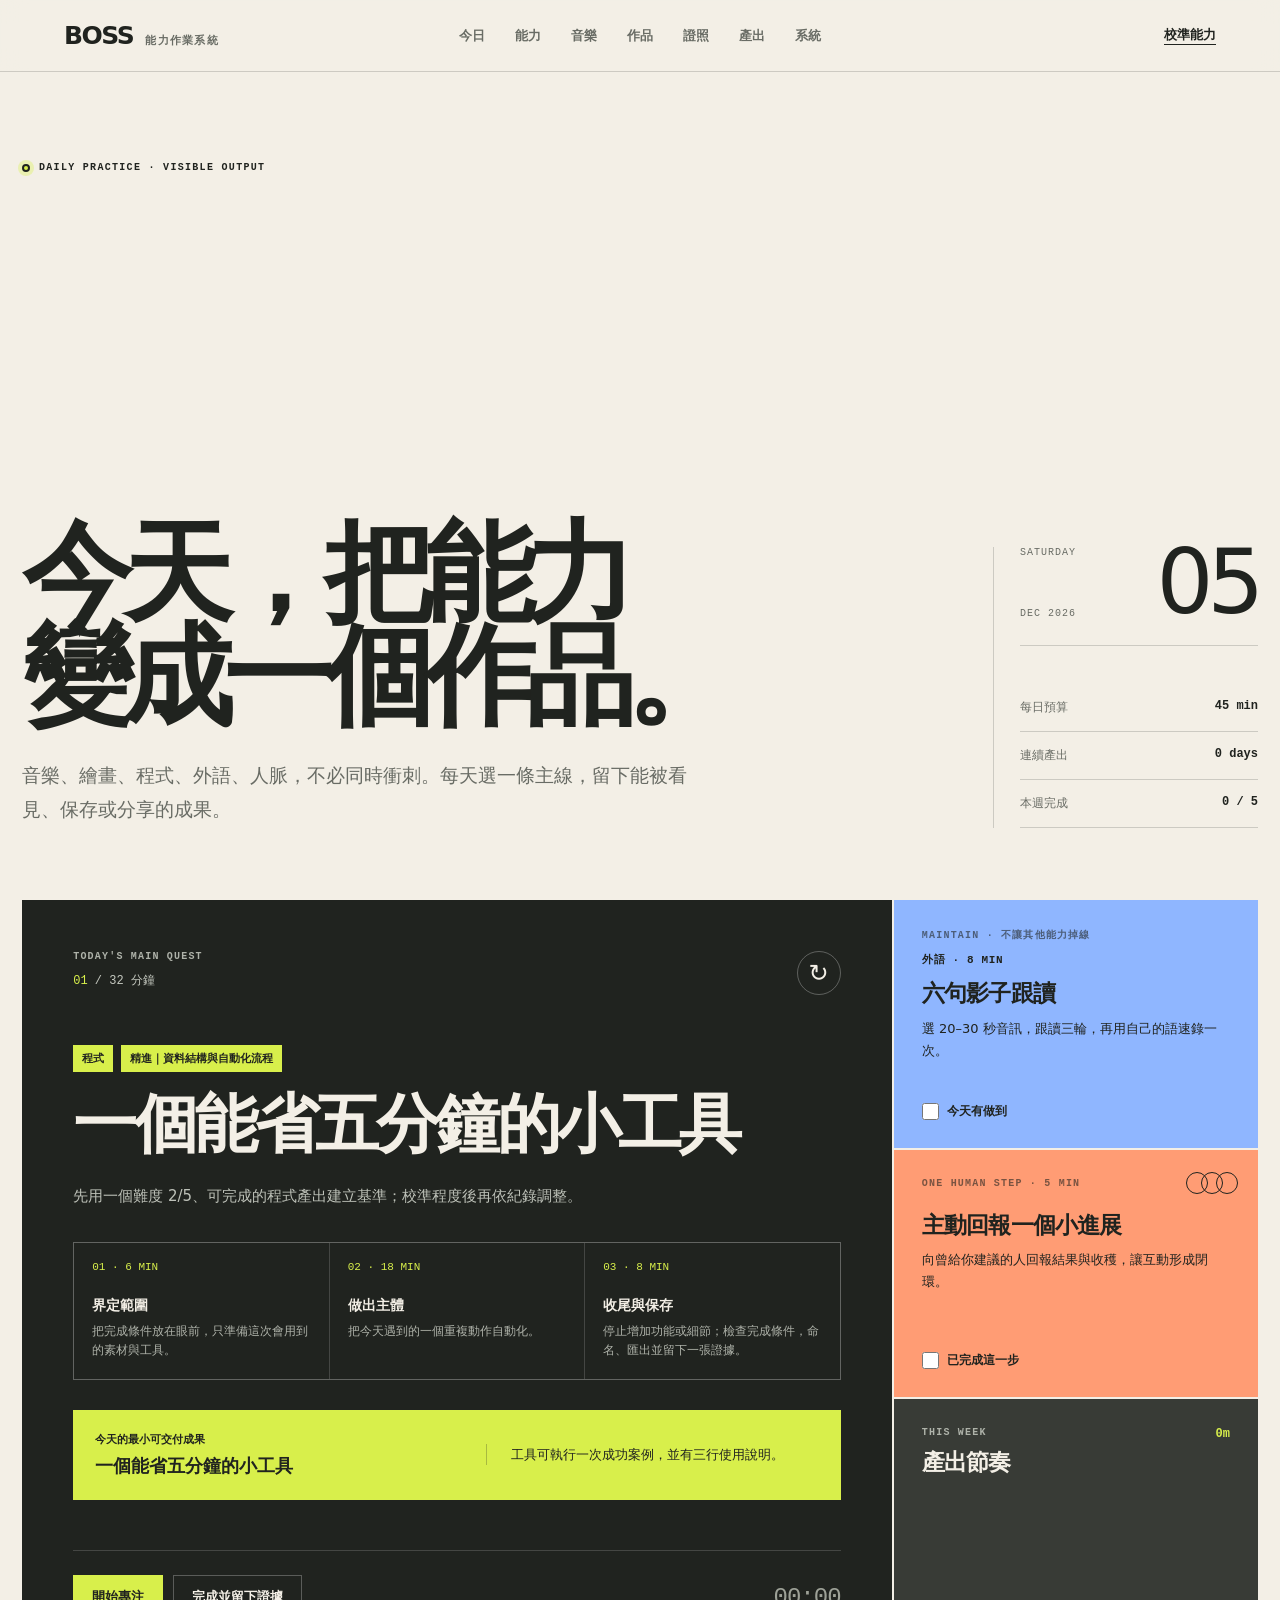
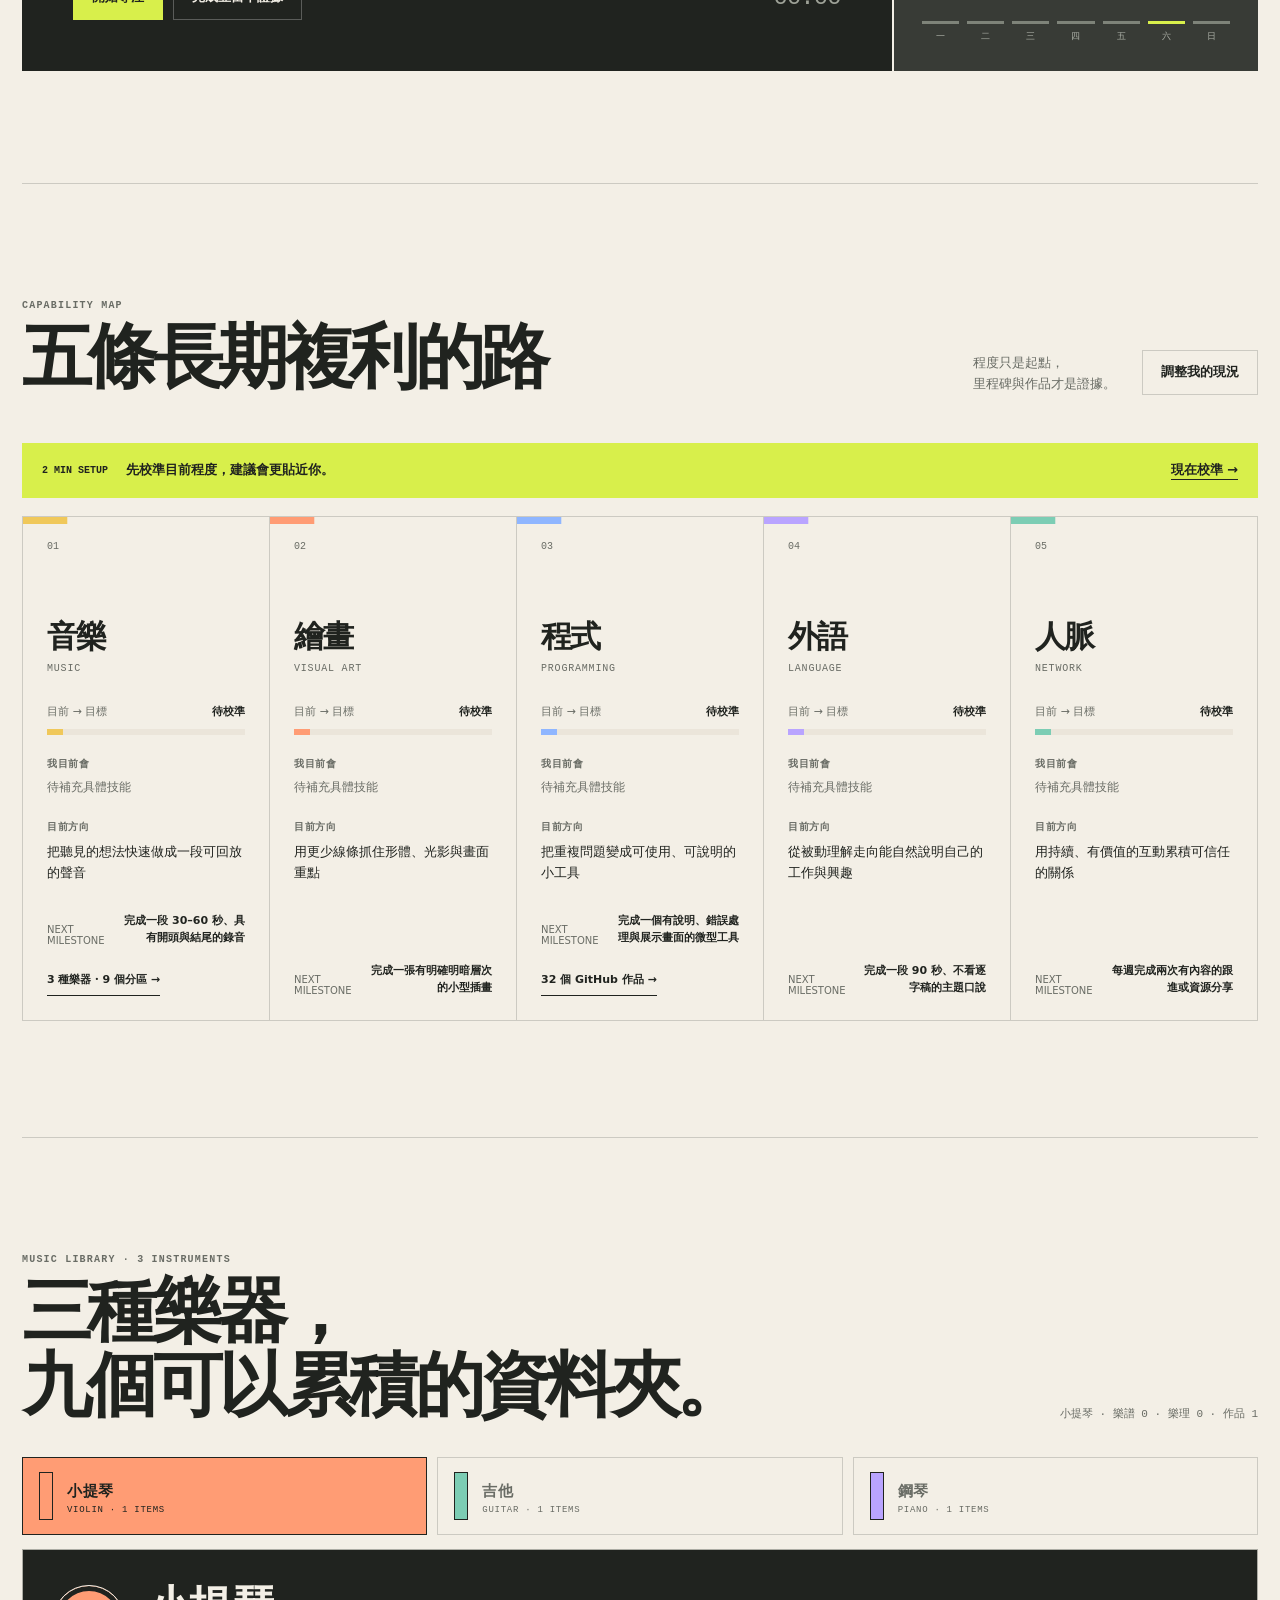
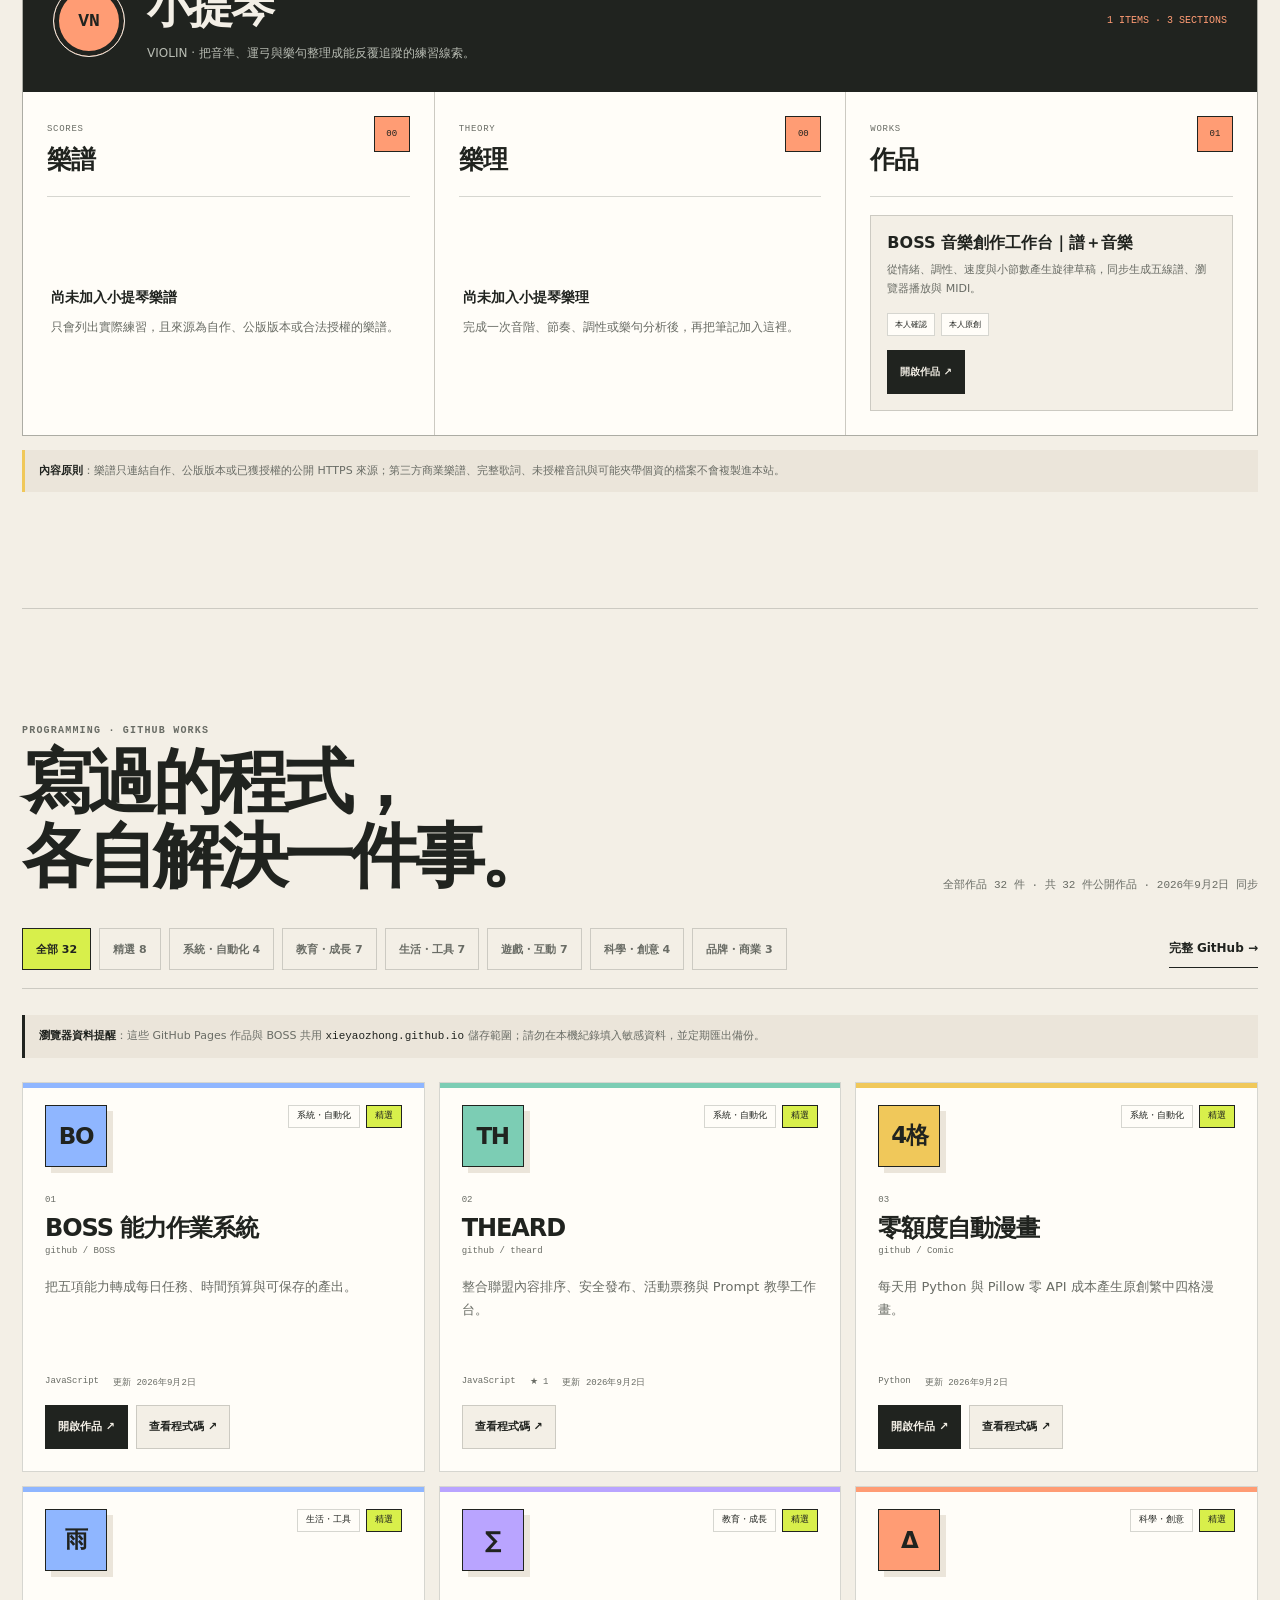
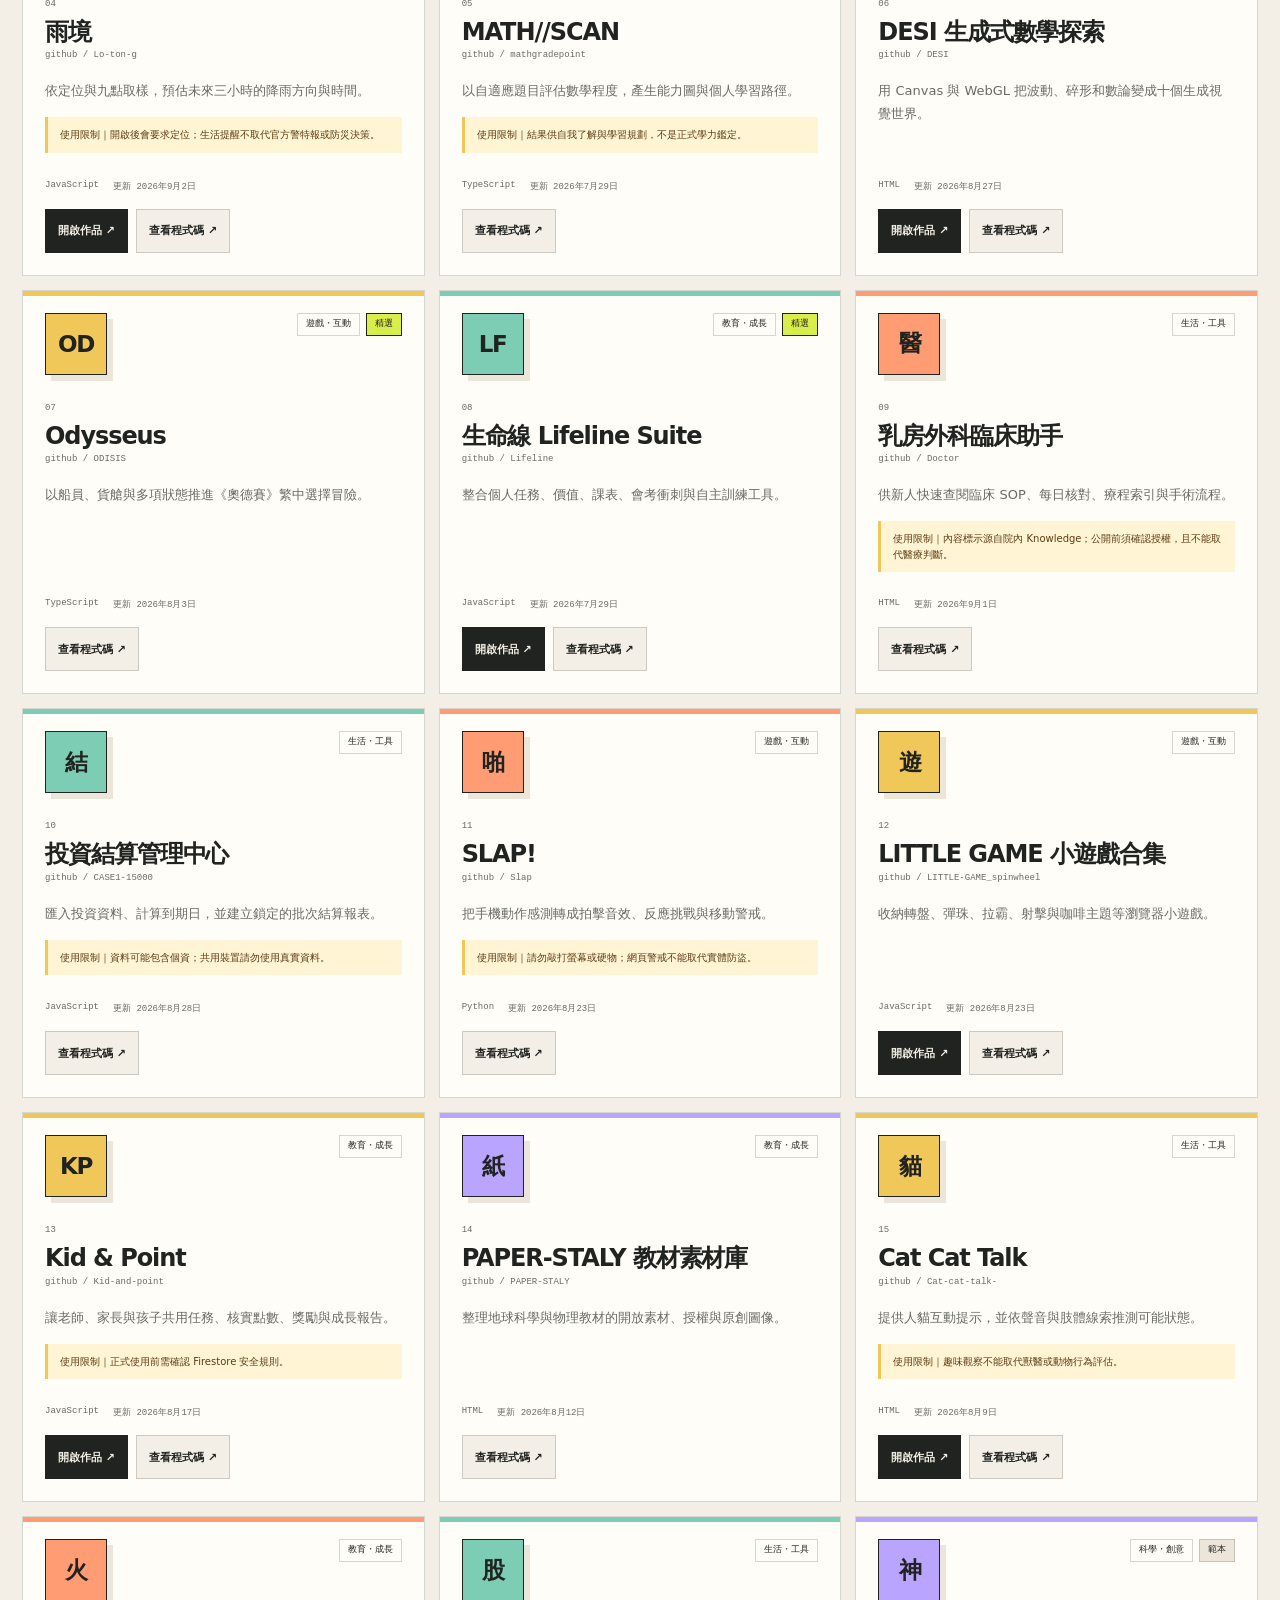
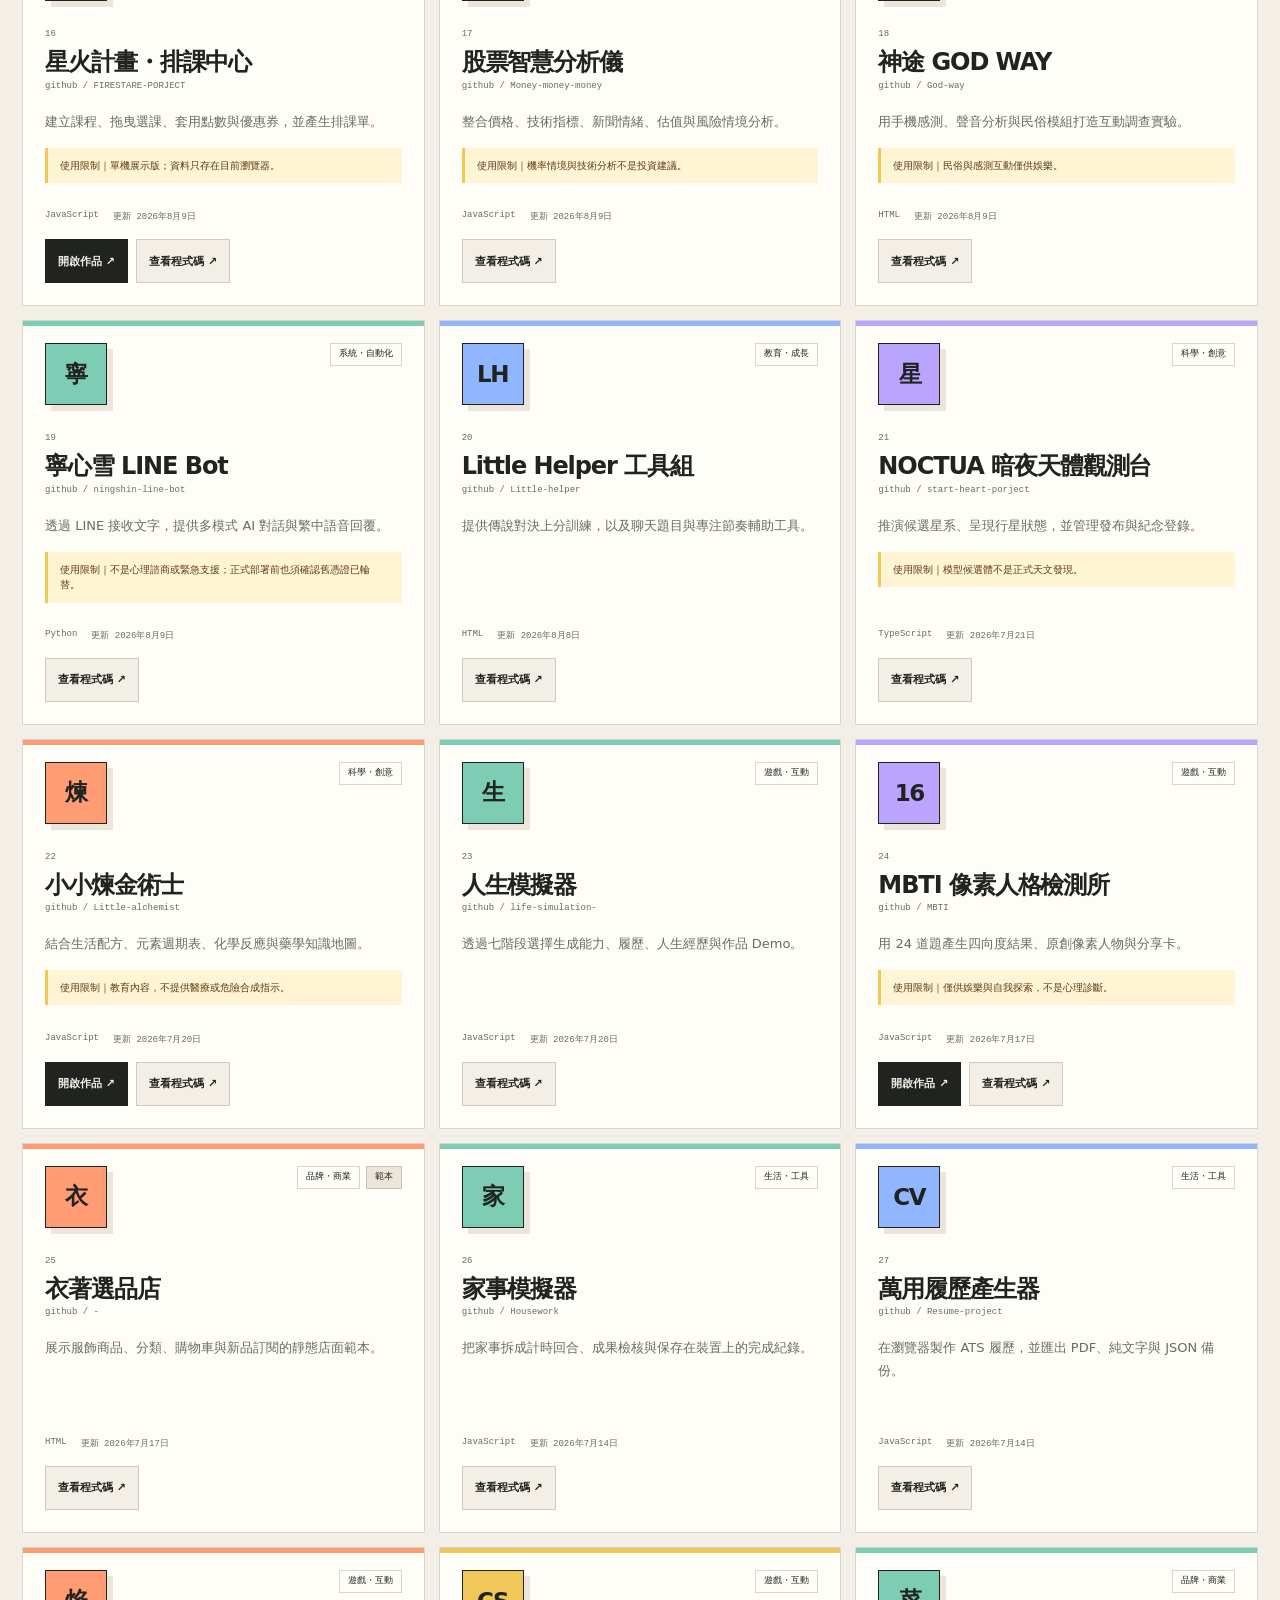
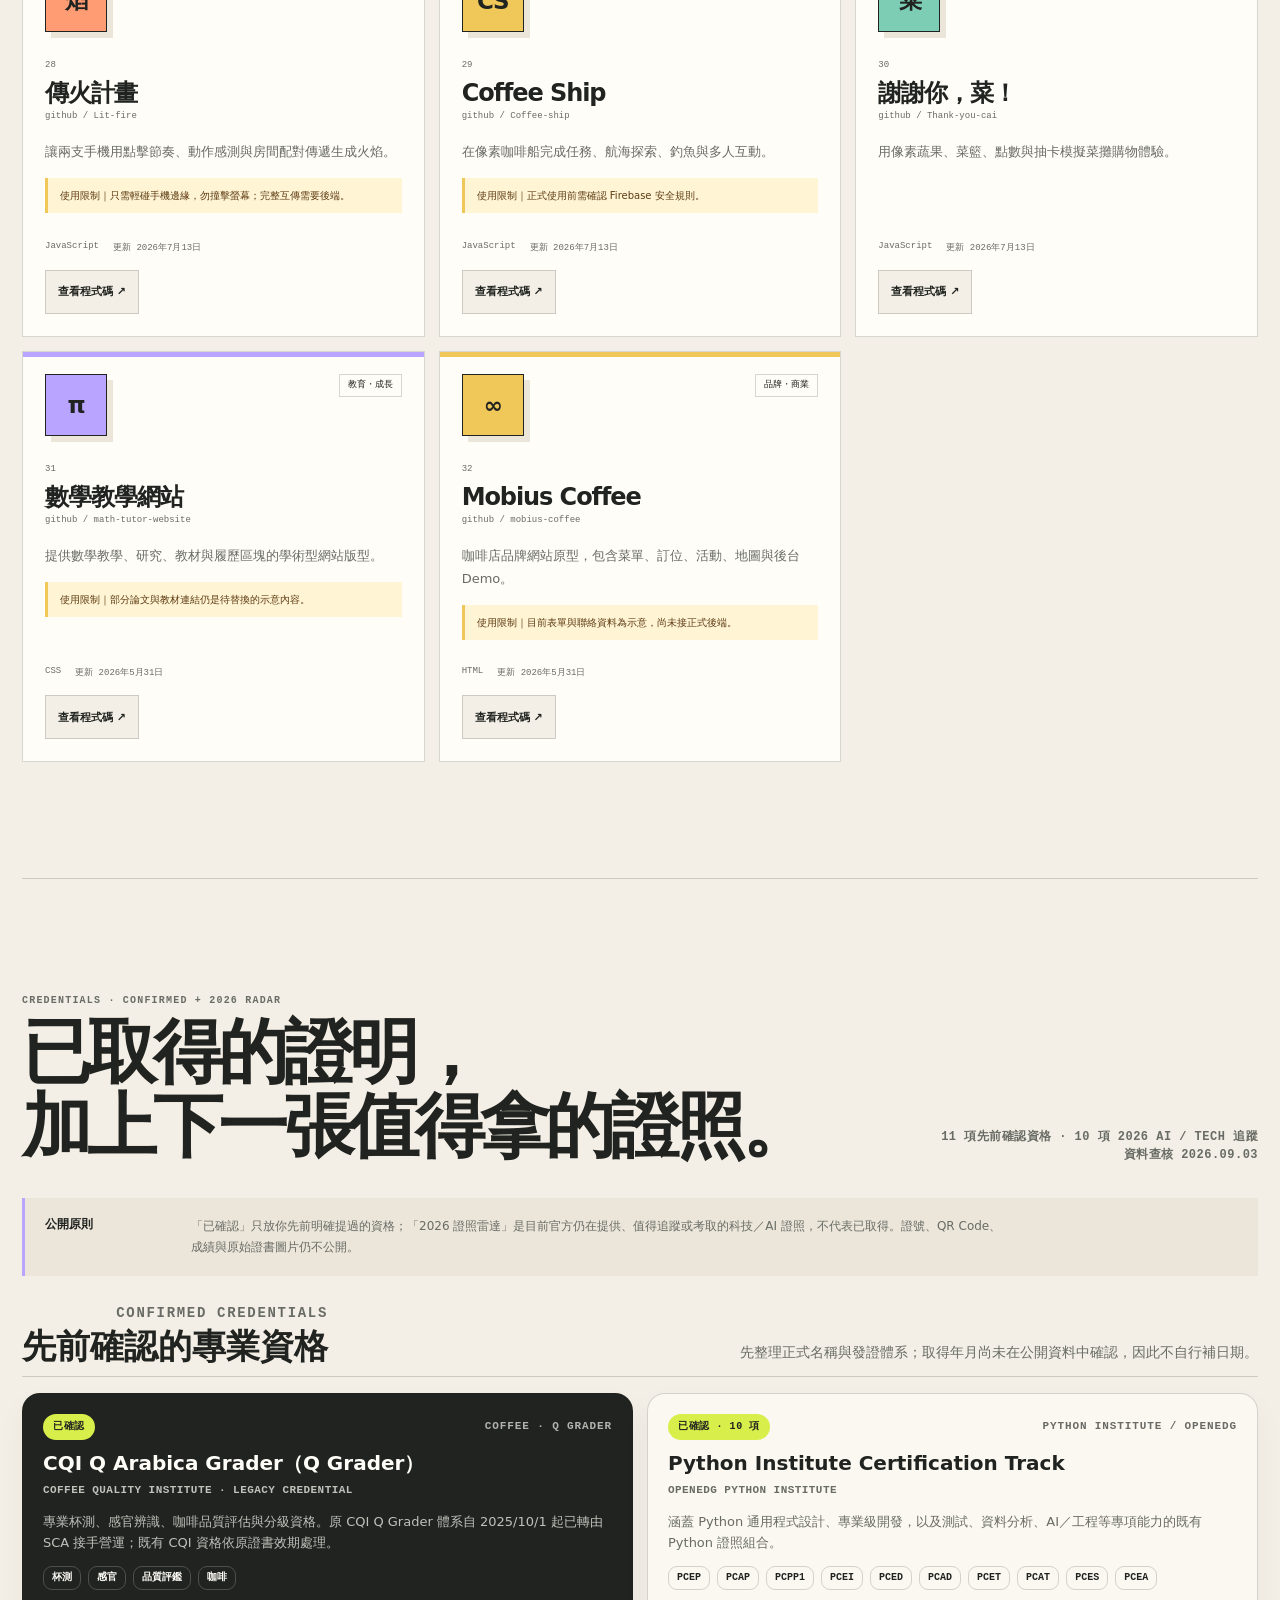
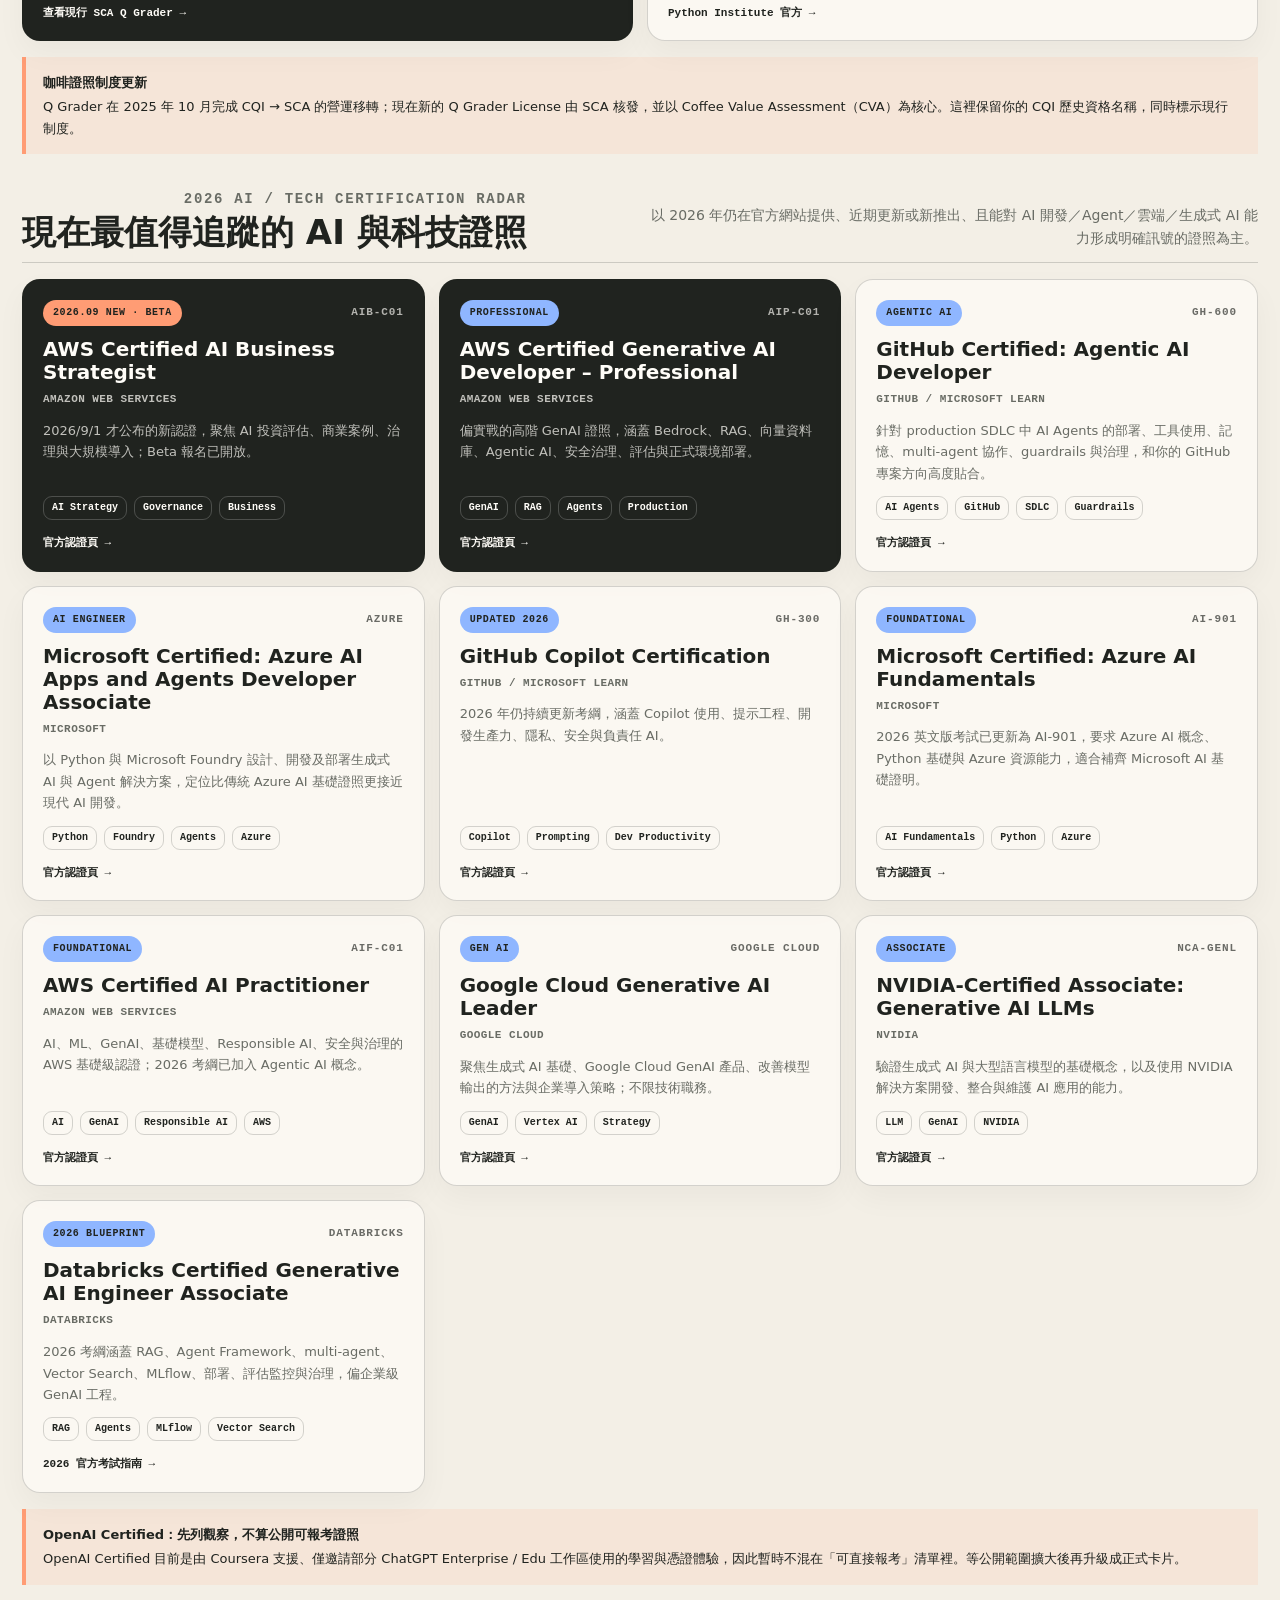
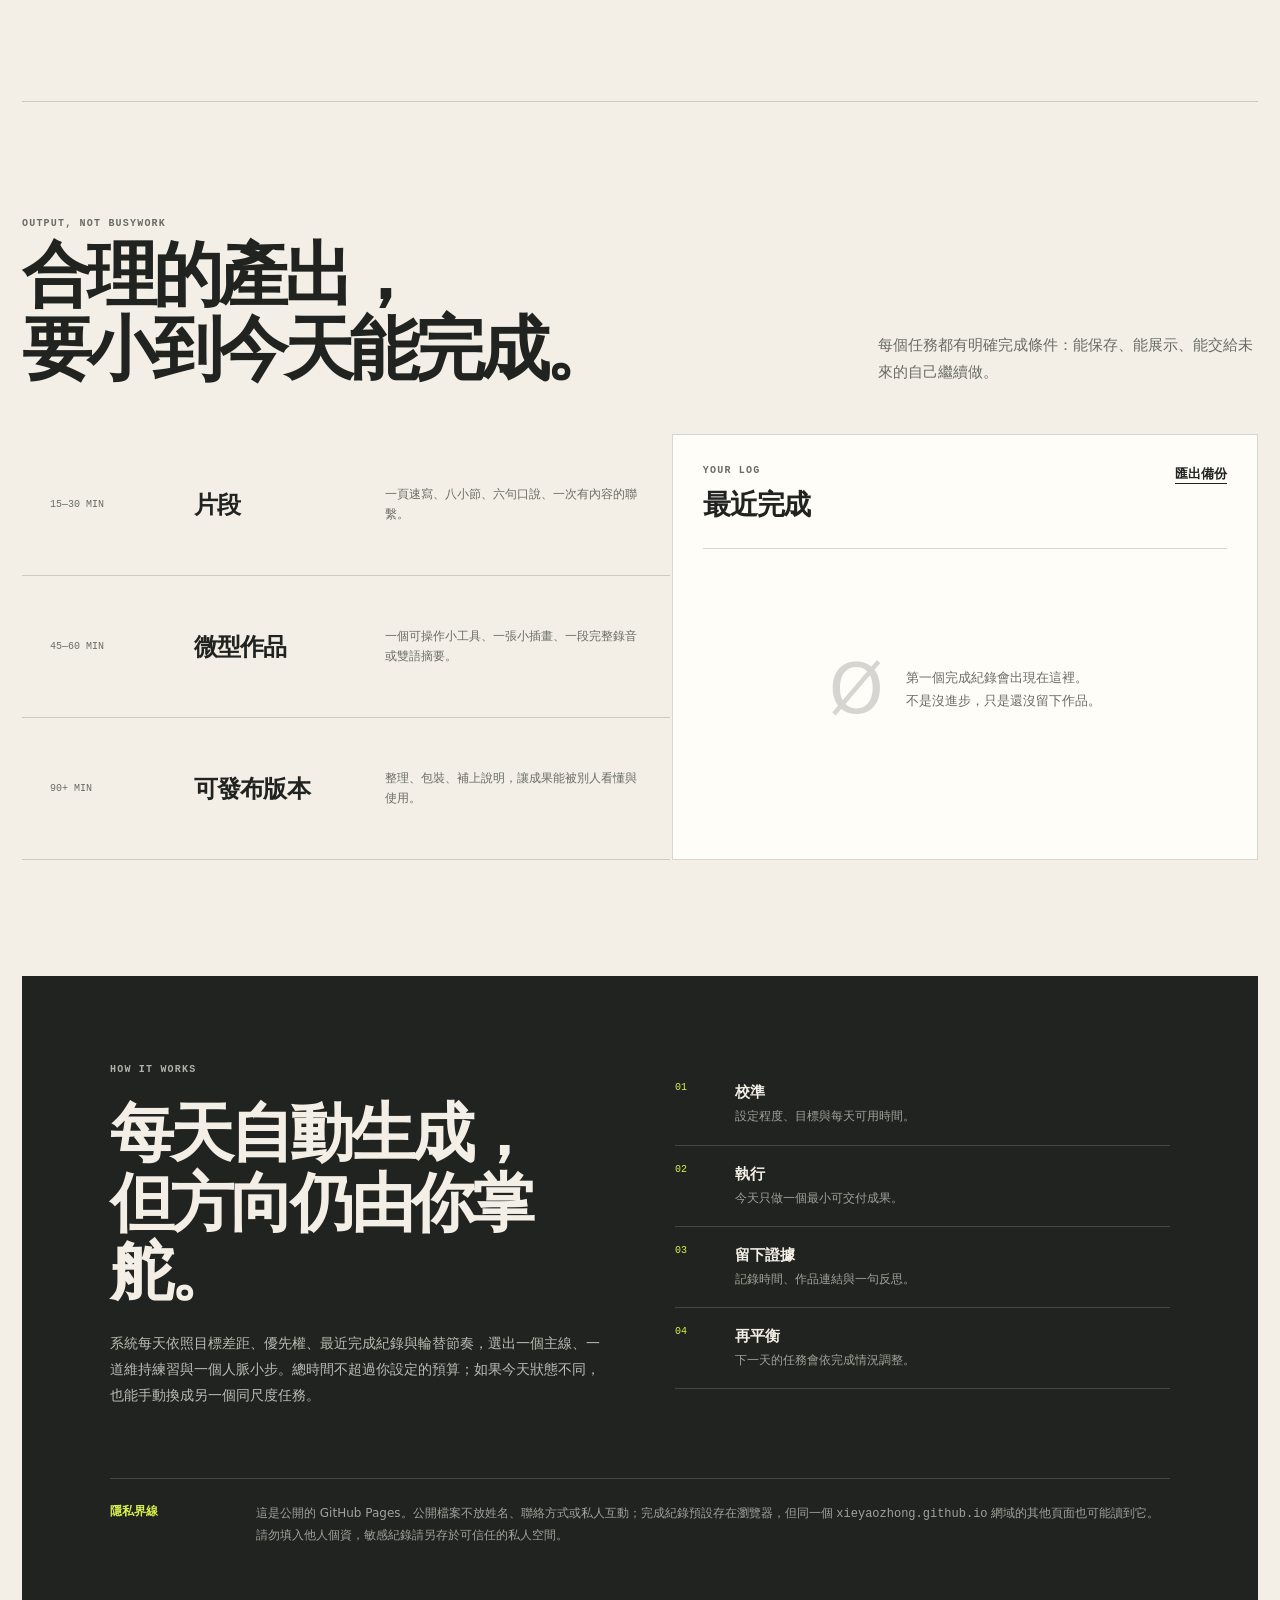
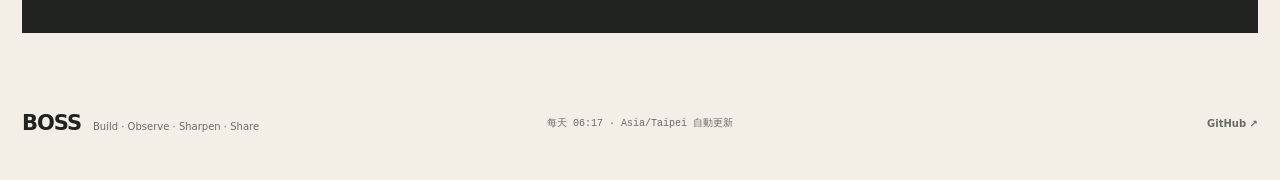
<file: site/index.html>
<!doctype html>
<html lang="zh-Hant">
  <head>
    <meta charset="utf-8" />
    <meta name="viewport" content="width=device-width, initial-scale=1" />
    <meta name="theme-color" content="#f3efe6" />
    <title>BOSS｜把能力變成作品</title>
    <meta name="description" content="把音樂、繪畫、程式、外語與人脈放進同一套每日精進系統。每天一條主線，留下合理而看得見的產出。" />
    <meta property="og:type" content="website" />
    <meta property="og:locale" content="zh_TW" />
    <meta property="og:title" content="BOSS｜把能力變成作品" />
    <meta property="og:description" content="五種能力，一個每日精進入口。" />
    <meta property="og:url" content="https://xieyaozhong.github.io/BOSS/" />
    <meta property="og:image" content="https://xieyaozhong.github.io/BOSS/assets/og.png" />
    <meta name="twitter:card" content="summary_large_image" />
    <meta name="twitter:title" content="BOSS｜把能力變成作品" />
    <meta name="twitter:description" content="五種能力，一個每日精進入口。" />
    <meta name="twitter:image" content="https://xieyaozhong.github.io/BOSS/assets/og.png" />
    <link rel="manifest" href="./manifest.webmanifest" />
    <link rel="stylesheet" href="./assets/styles.css" />
  </head>
  <body>
    <a class="skip-link" href="#today">跳到今日任務</a>

    <header class="topbar">
      <a class="brand" href="#top" aria-label="BOSS 首頁">
        <span class="brand-mark">BOSS</span>
        <span class="brand-subtitle">能力作業系統</span>
      </a>
      <nav class="nav" aria-label="主要導覽">
        <a href="#today">今日</a>
        <a href="#skills">能力</a>
        <a href="#music">音樂</a>
        <a href="#projects">作品</a>
        <a href="#certificates">證照</a>
        <a href="#outputs">產出</a>
        <a href="#system">系統</a>
      </nav>
      <button class="text-button topbar-action" type="button" data-open-profile>校準能力</button>
    </header>

    <main id="top">
      <section class="hero" aria-labelledby="hero-title">
        <div class="hero-intro">
          <p class="eyebrow"><span class="live-dot"></span>DAILY PRACTICE · VISIBLE OUTPUT</p>
          <h1 id="hero-title">今天，把能力<br />變成一個作品。</h1>
          <p class="hero-copy">音樂、繪畫、程式、外語、人脈，不必同時衝刺。每天選一條主線，留下能被看見、保存或分享的成果。</p>
        </div>

        <aside class="hero-status" aria-label="今天的系統狀態">
          <div class="status-date">
            <span id="weekday-label">TODAY</span>
            <strong id="date-number">01</strong>
            <small id="month-label">SEP 2026</small>
          </div>
          <div class="status-row">
            <span>每日預算</span>
            <strong id="daily-budget">45 min</strong>
          </div>
          <div class="status-row">
            <span>連續產出</span>
            <strong id="streak-count">0 days</strong>
          </div>
          <div class="status-row">
            <span>本週完成</span>
            <strong id="week-output-count">0 / 5</strong>
          </div>
        </aside>
      </section>

      <section id="today" class="today-layout section-block" aria-labelledby="focus-title">
        <article class="focus-card">
          <div class="focus-head">
            <div>
              <p class="section-label">TODAY'S MAIN QUEST</p>
              <p class="focus-meta"><span id="focus-index">01</span> / <span id="focus-duration">45 分鐘</span></p>
            </div>
            <button class="icon-button" id="reroll-plan" type="button" aria-label="換一個今日任務" title="換一個今日任務">↻</button>
          </div>

          <div class="focus-body">
            <div class="focus-tags" id="focus-tags" aria-label="涉及能力"></div>
            <h2 id="focus-title">正在載入今天的主線…</h2>
            <p class="focus-reason" id="focus-reason">系統正在依照能力差距、輪替節奏與時間預算整理今天最值得做的一件事。</p>
            <ol class="task-steps" id="task-steps" aria-label="今日任務步驟"></ol>
            <div class="deliverable">
              <div>
                <span class="deliverable-label">今天的最小可交付成果</span>
                <strong id="deliverable-title">一個能保存的微型作品</strong>
              </div>
              <p id="deliverable-done">完成條件載入中</p>
            </div>
          </div>

          <div class="focus-actions">
            <button class="primary-button" id="start-focus" type="button">開始專注</button>
            <button class="secondary-button" id="complete-focus" type="button">完成並留下證據</button>
            <span class="timer" id="focus-timer" aria-label="專注計時">00:00</span>
          </div>
        </article>

        <div class="today-side">
          <article class="side-card maintain-card">
            <p class="section-label">MAINTAIN · 不讓其他能力掉線</p>
            <span class="side-kicker" id="maintain-skill">維持練習</span>
            <h3 id="maintain-title">10 分鐘的小練習</h3>
            <p id="maintain-copy">每天只需要維持一項次要能力，不追求完整作品。</p>
            <label class="mini-check"><input id="maintain-check" type="checkbox" /> <span>今天有做到</span></label>
          </article>

          <article class="side-card network-card">
            <p class="section-label" id="network-label">ONE HUMAN STEP · 5 MIN</p>
            <div class="network-symbol" aria-hidden="true"><span></span><span></span><span></span></div>
            <h3 id="network-title">分享一個真正有用的東西</h3>
            <p id="network-copy">想起一個最近可能用得上的人，附上一句為什麼適合他。不必公開姓名。</p>
            <label class="mini-check"><input id="network-check" type="checkbox" /> <span>已完成這一步</span></label>
          </article>

          <article class="side-card rhythm-card">
            <div class="rhythm-head">
              <div>
                <p class="section-label">THIS WEEK</p>
                <h3>產出節奏</h3>
              </div>
              <strong id="rhythm-total">0m</strong>
            </div>
            <div class="week-bars" id="week-bars" aria-label="本週每日投入分鐘"></div>
          </article>
        </div>
      </section>

      <section id="skills" class="skills-section section-block" aria-labelledby="skills-title">
        <div class="section-heading">
          <div>
            <p class="section-label dark-label">CAPABILITY MAP</p>
            <h2 id="skills-title">五條長期複利的路</h2>
          </div>
          <div class="heading-actions">
            <p>程度只是起點，<br />里程碑與作品才是證據。</p>
            <button class="secondary-button dark-button" type="button" data-open-profile>調整我的現況</button>
          </div>
        </div>

        <div class="calibration-note" id="calibration-note" role="status">
          <div><span>2 MIN SETUP</span><strong>先校準目前程度，建議會更貼近你。</strong></div>
          <button class="text-button" type="button" data-open-profile>現在校準 →</button>
        </div>
        <div class="skill-grid" id="skill-grid" aria-live="polite"></div>
      </section>

      <section id="music" class="music-section section-block" aria-labelledby="music-title">
        <div class="section-heading music-heading">
          <div>
            <p class="section-label dark-label">MUSIC LIBRARY · 3 INSTRUMENTS</p>
            <h2 id="music-title">三種樂器，<br />九個可以累積的資料夾。</h2>
          </div>
          <div class="music-summary" id="music-summary" role="status">正在整理音樂資料庫…</div>
        </div>

        <div class="music-controls" id="music-controls" role="group" aria-label="選擇樂器"></div>
        <div class="music-stage" id="music-stage" aria-busy="true">
          <p class="music-load-state">正在讀取小提琴、吉他與鋼琴資料…</p>
        </div>
        <p class="music-rights-note"><strong>內容原則</strong>：樂譜只連結自作、公版版本或已獲授權的公開 HTTPS 來源；第三方商業樂譜、完整歌詞、未授權音訊與可能夾帶個資的檔案不會複製進本站。</p>
      </section>

      <section id="projects" class="projects-section section-block" aria-labelledby="projects-title">
        <div class="section-heading project-heading">
          <div>
            <p class="section-label dark-label">PROGRAMMING · GITHUB WORKS</p>
            <h2 id="projects-title">寫過的程式，<br />各自解決一件事。</h2>
          </div>
          <div class="project-summary" id="project-summary" role="status">正在整理公開作品…</div>
        </div>

        <div class="project-toolbar">
          <div class="project-filters" id="project-filters" role="group" aria-label="依作品類型篩選"></div>
          <a class="project-profile-link" href="https://github.com/xieyaozhong" target="_blank" rel="noreferrer" aria-label="前往 xieyaozhong 的 GitHub 個人頁，新分頁開啟">完整 GitHub →</a>
        </div>
        <p class="project-origin-note"><strong>瀏覽器資料提醒</strong>：這些 GitHub Pages 作品與 BOSS 共用 <code>xieyaozhong.github.io</code> 儲存範圍；請勿在本機紀錄填入敏感資料，並定期匯出備份。</p>
        <ul class="project-grid" id="project-grid" aria-busy="true"></ul>
        <div class="project-empty hidden" id="project-empty">
          <p>作品資料暫時無法載入。</p>
          <a href="https://github.com/xieyaozhong?tab=repositories" target="_blank" rel="noreferrer">直接查看 GitHub repositories →</a>
        </div>
      </section>

      <section id="certificates" class="certificates-section section-block" aria-labelledby="certificates-title">
        <style>
          .credential-summary-static{font:600 12px/1.5 var(--mono);letter-spacing:.04em;text-align:right;color:var(--muted)}
          .credential-showcase{display:grid;gap:34px;margin-top:26px}
          .credential-group{display:grid;gap:16px}
          .credential-group-head{display:flex;justify-content:space-between;gap:20px;align-items:end;border-bottom:1px solid var(--line);padding-bottom:12px}
          .credential-group-head h3{margin:4px 0 0;font-size:clamp(22px,3vw,34px);line-height:1.02}
          .credential-group-head p{max-width:620px;margin:0;color:var(--muted);font-size:14px;line-height:1.65;text-align:right}
          .credential-static-grid{display:grid;grid-template-columns:repeat(2,minmax(0,1fr));gap:14px;list-style:none;padding:0;margin:0}
          .credential-static-grid.roadmap{grid-template-columns:repeat(3,minmax(0,1fr))}
          .credential-static-card{position:relative;display:flex;flex-direction:column;gap:12px;min-height:230px;padding:20px;border:1px solid var(--line);border-radius:18px;background:rgba(255,253,248,.68);box-shadow:0 12px 30px rgba(32,35,31,.04)}
          .credential-static-card.featured{background:var(--ink);color:var(--white)}
          .credential-static-card.featured .credential-card-issuer,.credential-static-card.featured .credential-card-copy{color:rgba(255,253,248,.72)}
          .credential-static-card h4{margin:0;font-size:20px;line-height:1.15}
          .credential-card-topline{display:flex;justify-content:space-between;gap:12px;align-items:center}
          .credential-pill{display:inline-flex;align-items:center;min-height:26px;padding:4px 9px;border-radius:999px;font:700 10px/1 var(--mono);letter-spacing:.06em;border:1px solid currentColor}
          .credential-pill.confirmed{background:var(--acid);color:var(--ink);border-color:transparent}
          .credential-pill.current{background:var(--blue);color:var(--ink);border-color:transparent}
          .credential-pill.beta{background:var(--peach);color:var(--ink);border-color:transparent}
          .credential-card-code{font:600 11px/1.4 var(--mono);letter-spacing:.08em;opacity:.66}
          .credential-card-issuer{margin:-4px 0 0;color:var(--muted);font:600 11px/1.45 var(--mono);letter-spacing:.04em;text-transform:uppercase}
          .credential-card-copy{margin:0;color:var(--muted);font-size:13px;line-height:1.65}
          .credential-tags{display:flex;flex-wrap:wrap;gap:7px;margin-top:auto}
          .credential-tags span{display:inline-flex;padding:6px 8px;border:1px solid var(--line);border-radius:9px;font:600 10px/1 var(--mono)}
          .credential-static-card.featured .credential-tags span{border-color:rgba(255,255,255,.2)}
          .credential-link{margin-top:4px;font:700 11px/1.3 var(--mono);color:inherit;text-decoration:none}
          .credential-link:hover{text-decoration:underline}
          .credential-update-note{padding:15px 17px;border-left:4px solid var(--peach);background:rgba(255,156,116,.12);font-size:13px;line-height:1.65}
          .credential-update-note strong{display:block;margin-bottom:3px}
          .credential-runtime-shadow{display:none!important}
          @media(max-width:960px){.credential-static-grid.roadmap{grid-template-columns:repeat(2,minmax(0,1fr))}.credential-group-head{align-items:start;flex-direction:column}.credential-group-head p{text-align:left}}
          @media(max-width:680px){.credential-static-grid,.credential-static-grid.roadmap{grid-template-columns:1fr}.credential-summary-static{text-align:left}.credential-static-card{min-height:auto}}
        </style>

        <div class="section-heading certificate-heading">
          <div>
            <p class="section-label dark-label">CREDENTIALS · CONFIRMED + 2026 RADAR</p>
            <h2 id="certificates-title">已取得的證明，<br />加上下一張值得拿的證照。</h2>
          </div>
          <div class="credential-summary-static">11 項先前確認資格 · 10 項 2026 AI / TECH 追蹤<br />資料查核 2026.09.03</div>
        </div>

        <div class="certificate-policy">
          <strong>公開原則</strong>
          <p>「已確認」只放你先前明確提過的資格；「2026 證照雷達」是目前官方仍在提供、值得追蹤或考取的科技／AI 證照，不代表已取得。證號、QR Code、成績與原始證書圖片仍不公開。</p>
        </div>

        <div class="credential-showcase">
          <section class="credential-group" aria-labelledby="confirmed-credentials-title">
            <div class="credential-group-head">
              <div>
                <p class="section-label dark-label">CONFIRMED CREDENTIALS</p>
                <h3 id="confirmed-credentials-title">先前確認的專業資格</h3>
              </div>
              <p>先整理正式名稱與發證體系；取得年月尚未在公開資料中確認，因此不自行補日期。</p>
            </div>

            <ul class="credential-static-grid">
              <li class="credential-static-card featured">
                <div class="credential-card-topline">
                  <span class="credential-pill confirmed">已確認</span>
                  <span class="credential-card-code">COFFEE · Q GRADER</span>
                </div>
                <h4>CQI Q Arabica Grader（Q Grader）</h4>
                <p class="credential-card-issuer">Coffee Quality Institute · Legacy Credential</p>
                <p class="credential-card-copy">專業杯測、感官辨識、咖啡品質評估與分級資格。原 CQI Q Grader 體系自 2025/10/1 起已轉由 SCA 接手營運；既有 CQI 資格依原證書效期處理。</p>
                <div class="credential-tags"><span>杯測</span><span>感官</span><span>品質評鑑</span><span>咖啡</span></div>
                <a class="credential-link" href="https://sca.coffee/education/q-grader" target="_blank" rel="noreferrer">查看現行 SCA Q Grader →</a>
              </li>

              <li class="credential-static-card">
                <div class="credential-card-topline">
                  <span class="credential-pill confirmed">已確認 · 10 項</span>
                  <span class="credential-card-code">PYTHON INSTITUTE / OPENEDG</span>
                </div>
                <h4>Python Institute Certification Track</h4>
                <p class="credential-card-issuer">OpenEDG Python Institute</p>
                <p class="credential-card-copy">涵蓋 Python 通用程式設計、專業級開發，以及測試、資料分析、AI／工程等專項能力的既有 Python 證照組合。</p>
                <div class="credential-tags"><span>PCEP</span><span>PCAP</span><span>PCPP1</span><span>PCEI</span><span>PCED</span><span>PCAD</span><span>PCET</span><span>PCAT</span><span>PCES</span><span>PCEA</span></div>
                <a class="credential-link" href="https://pythoninstitute.org/" target="_blank" rel="noreferrer">Python Institute 官方 →</a>
              </li>
            </ul>

            <div class="credential-update-note">
              <strong>咖啡證照制度更新</strong>
              Q Grader 在 2025 年 10 月完成 CQI → SCA 的營運移轉；現在新的 Q Grader License 由 SCA 核發，並以 Coffee Value Assessment（CVA）為核心。這裡保留你的 CQI 歷史資格名稱，同時標示現行制度。
            </div>
          </section>

          <section class="credential-group" aria-labelledby="credential-radar-title">
            <div class="credential-group-head">
              <div>
                <p class="section-label dark-label">2026 AI / TECH CERTIFICATION RADAR</p>
                <h3 id="credential-radar-title">現在最值得追蹤的 AI 與科技證照</h3>
              </div>
              <p>以 2026 年仍在官方網站提供、近期更新或新推出、且能對 AI 開發／Agent／雲端／生成式 AI 能力形成明確訊號的證照為主。</p>
            </div>

            <ul class="credential-static-grid roadmap">
              <li class="credential-static-card featured">
                <div class="credential-card-topline"><span class="credential-pill beta">2026.09 NEW · BETA</span><span class="credential-card-code">AIB-C01</span></div>
                <h4>AWS Certified AI Business Strategist</h4>
                <p class="credential-card-issuer">Amazon Web Services</p>
                <p class="credential-card-copy">2026/9/1 才公布的新認證，聚焦 AI 投資評估、商業案例、治理與大規模導入；Beta 報名已開放。</p>
                <div class="credential-tags"><span>AI Strategy</span><span>Governance</span><span>Business</span></div>
                <a class="credential-link" href="https://aws.amazon.com/tw/certification/certified-ai-business-strategist/" target="_blank" rel="noreferrer">官方認證頁 →</a>
              </li>

              <li class="credential-static-card featured">
                <div class="credential-card-topline"><span class="credential-pill current">PROFESSIONAL</span><span class="credential-card-code">AIP-C01</span></div>
                <h4>AWS Certified Generative AI Developer – Professional</h4>
                <p class="credential-card-issuer">Amazon Web Services</p>
                <p class="credential-card-copy">偏實戰的高階 GenAI 證照，涵蓋 Bedrock、RAG、向量資料庫、Agentic AI、安全治理、評估與正式環境部署。</p>
                <div class="credential-tags"><span>GenAI</span><span>RAG</span><span>Agents</span><span>Production</span></div>
                <a class="credential-link" href="https://aws.amazon.com/tw/certification/certified-generative-ai-developer-professional/" target="_blank" rel="noreferrer">官方認證頁 →</a>
              </li>

              <li class="credential-static-card">
                <div class="credential-card-topline"><span class="credential-pill current">AGENTIC AI</span><span class="credential-card-code">GH-600</span></div>
                <h4>GitHub Certified: Agentic AI Developer</h4>
                <p class="credential-card-issuer">GitHub / Microsoft Learn</p>
                <p class="credential-card-copy">針對 production SDLC 中 AI Agents 的部署、工具使用、記憶、multi-agent 協作、guardrails 與治理，和你的 GitHub 專案方向高度貼合。</p>
                <div class="credential-tags"><span>AI Agents</span><span>GitHub</span><span>SDLC</span><span>Guardrails</span></div>
                <a class="credential-link" href="https://learn.microsoft.com/en-us/credentials/certifications/agentic-ai-developer/" target="_blank" rel="noreferrer">官方認證頁 →</a>
              </li>

              <li class="credential-static-card">
                <div class="credential-card-topline"><span class="credential-pill current">AI ENGINEER</span><span class="credential-card-code">AZURE</span></div>
                <h4>Microsoft Certified: Azure AI Apps and Agents Developer Associate</h4>
                <p class="credential-card-issuer">Microsoft</p>
                <p class="credential-card-copy">以 Python 與 Microsoft Foundry 設計、開發及部署生成式 AI 與 Agent 解決方案，定位比傳統 Azure AI 基礎證照更接近現代 AI 開發。</p>
                <div class="credential-tags"><span>Python</span><span>Foundry</span><span>Agents</span><span>Azure</span></div>
                <a class="credential-link" href="https://learn.microsoft.com/en-us/credentials/certifications/azure-ai-apps-and-agents-developer-associate/" target="_blank" rel="noreferrer">官方認證頁 →</a>
              </li>

              <li class="credential-static-card">
                <div class="credential-card-topline"><span class="credential-pill current">UPDATED 2026</span><span class="credential-card-code">GH-300</span></div>
                <h4>GitHub Copilot Certification</h4>
                <p class="credential-card-issuer">GitHub / Microsoft Learn</p>
                <p class="credential-card-copy">2026 年仍持續更新考綱，涵蓋 Copilot 使用、提示工程、開發生產力、隱私、安全與負責任 AI。</p>
                <div class="credential-tags"><span>Copilot</span><span>Prompting</span><span>Dev Productivity</span></div>
                <a class="credential-link" href="https://learn.microsoft.com/en-us/credentials/certifications/github-copilot/" target="_blank" rel="noreferrer">官方認證頁 →</a>
              </li>

              <li class="credential-static-card">
                <div class="credential-card-topline"><span class="credential-pill current">FOUNDATIONAL</span><span class="credential-card-code">AI-901</span></div>
                <h4>Microsoft Certified: Azure AI Fundamentals</h4>
                <p class="credential-card-issuer">Microsoft</p>
                <p class="credential-card-copy">2026 英文版考試已更新為 AI-901，要求 Azure AI 概念、Python 基礎與 Azure 資源能力，適合補齊 Microsoft AI 基礎證明。</p>
                <div class="credential-tags"><span>AI Fundamentals</span><span>Python</span><span>Azure</span></div>
                <a class="credential-link" href="https://learn.microsoft.com/zh-tw/credentials/certifications/azure-ai-fundamentals/" target="_blank" rel="noreferrer">官方認證頁 →</a>
              </li>

              <li class="credential-static-card">
                <div class="credential-card-topline"><span class="credential-pill current">FOUNDATIONAL</span><span class="credential-card-code">AIF-C01</span></div>
                <h4>AWS Certified AI Practitioner</h4>
                <p class="credential-card-issuer">Amazon Web Services</p>
                <p class="credential-card-copy">AI、ML、GenAI、基礎模型、Responsible AI、安全與治理的 AWS 基礎級認證；2026 考綱已加入 Agentic AI 概念。</p>
                <div class="credential-tags"><span>AI</span><span>GenAI</span><span>Responsible AI</span><span>AWS</span></div>
                <a class="credential-link" href="https://aws.amazon.com/tw/certification/certified-ai-practitioner/" target="_blank" rel="noreferrer">官方認證頁 →</a>
              </li>

              <li class="credential-static-card">
                <div class="credential-card-topline"><span class="credential-pill current">GEN AI</span><span class="credential-card-code">GOOGLE CLOUD</span></div>
                <h4>Google Cloud Generative AI Leader</h4>
                <p class="credential-card-issuer">Google Cloud</p>
                <p class="credential-card-copy">聚焦生成式 AI 基礎、Google Cloud GenAI 產品、改善模型輸出的方法與企業導入策略；不限技術職務。</p>
                <div class="credential-tags"><span>GenAI</span><span>Vertex AI</span><span>Strategy</span></div>
                <a class="credential-link" href="https://cloud.google.com/learn/certification/generative-ai-leader?hl=zh-TW" target="_blank" rel="noreferrer">官方認證頁 →</a>
              </li>

              <li class="credential-static-card">
                <div class="credential-card-topline"><span class="credential-pill current">ASSOCIATE</span><span class="credential-card-code">NCA-GENL</span></div>
                <h4>NVIDIA-Certified Associate: Generative AI LLMs</h4>
                <p class="credential-card-issuer">NVIDIA</p>
                <p class="credential-card-copy">驗證生成式 AI 與大型語言模型的基礎概念，以及使用 NVIDIA 解決方案開發、整合與維護 AI 應用的能力。</p>
                <div class="credential-tags"><span>LLM</span><span>GenAI</span><span>NVIDIA</span></div>
                <a class="credential-link" href="https://www.nvidia.com/en-us/learn/certification/generative-ai-llm-associate/" target="_blank" rel="noreferrer">官方認證頁 →</a>
              </li>

              <li class="credential-static-card">
                <div class="credential-card-topline"><span class="credential-pill current">2026 BLUEPRINT</span><span class="credential-card-code">DATABRICKS</span></div>
                <h4>Databricks Certified Generative AI Engineer Associate</h4>
                <p class="credential-card-issuer">Databricks</p>
                <p class="credential-card-copy">2026 考綱涵蓋 RAG、Agent Framework、multi-agent、Vector Search、MLflow、部署、評估監控與治理，偏企業級 GenAI 工程。</p>
                <div class="credential-tags"><span>RAG</span><span>Agents</span><span>MLflow</span><span>Vector Search</span></div>
                <a class="credential-link" href="https://www.databricks.com/sites/default/files/2026-03/Databricks-Certified-Generative-AI-Engineer-Associate-Exam-Guide-Mar26.pdf" target="_blank" rel="noreferrer">2026 官方考試指南 →</a>
              </li>
            </ul>

            <div class="credential-update-note">
              <strong>OpenAI Certified：先列觀察，不算公開可報考證照</strong>
              OpenAI Certified 目前是由 Coursera 支援、僅邀請部分 ChatGPT Enterprise / Edu 工作區使用的學習與憑證體驗，因此暫時不混在「可直接報考」清單裡。等公開範圍擴大後再升級成正式卡片。
            </div>
          </section>
        </div>

        <div class="credential-runtime-shadow" hidden aria-hidden="true">
          <div class="certificate-summary" id="certificate-summary" role="status">保留舊版資料介面</div>
          <ul class="certificate-grid" id="certificate-grid" aria-busy="true"></ul>
          <div class="certificate-empty hidden" id="certificate-empty">
            <span class="certificate-empty-seal" aria-hidden="true">證</span>
            <div>
              <p class="section-label dark-label" id="certificate-empty-kicker">CERTIFICATES / 0</p>
              <h3 id="certificate-empty-title">尚未加入公開證照</h3>
              <p id="certificate-empty-copy">目前沒有可公開確認的證照資料。</p>
            </div>
          </div>
        </div>
      </section>

      <section id="outputs" class="outputs-section section-block" aria-labelledby="outputs-title">
        <div class="section-heading output-heading">
          <div>
            <p class="section-label dark-label">OUTPUT, NOT BUSYWORK</p>
            <h2 id="outputs-title">合理的產出，<br />要小到今天能完成。</h2>
          </div>
          <p class="output-principle">每個任務都有明確完成條件：能保存、能展示、能交給未來的自己繼續做。</p>
        </div>
        <div class="output-layout">
          <div class="output-ladder" aria-label="時間與產出尺度">
            <article>
              <span>15—30 MIN</span><strong>片段</strong>
              <p>一頁速寫、八小節、六句口說、一次有內容的聯繫。</p>
            </article>
            <article>
              <span>45—60 MIN</span><strong>微型作品</strong>
              <p>一個可操作小工具、一張小插畫、一段完整錄音或雙語摘要。</p>
            </article>
            <article>
              <span>90+ MIN</span><strong>可發布版本</strong>
              <p>整理、包裝、補上說明，讓成果能被別人看懂與使用。</p>
            </article>
          </div>

          <div class="recent-output-panel">
            <div class="panel-head">
              <div><p class="section-label dark-label">YOUR LOG</p><h3>最近完成</h3></div>
              <button class="text-button" id="export-data" type="button">匯出備份</button>
            </div>
            <div class="empty-output" id="empty-output">
              <span>Ø</span>
              <p>第一個完成紀錄會出現在這裡。<br />不是沒進步，只是還沒留下作品。</p>
            </div>
            <div class="output-list" id="output-list"></div>
          </div>
        </div>
      </section>

      <section id="system" class="system-section section-block" aria-labelledby="system-title">
        <div class="system-copy">
          <p class="section-label">HOW IT WORKS</p>
          <h2 id="system-title">每天自動生成，<br />但方向仍由你掌舵。</h2>
          <p>系統每天依照目標差距、優先權、最近完成紀錄與輪替節奏，選出一個主線、一道維持練習與一個人脈小步。總時間不超過你設定的預算；如果今天狀態不同，也能手動換成另一個同尺度任務。</p>
        </div>
        <ol class="system-flow">
          <li><span>01</span><div><strong>校準</strong><p>設定程度、目標與每天可用時間。</p></div></li>
          <li><span>02</span><div><strong>執行</strong><p>今天只做一個最小可交付成果。</p></div></li>
          <li><span>03</span><div><strong>留下證據</strong><p>記錄時間、作品連結與一句反思。</p></div></li>
          <li><span>04</span><div><strong>再平衡</strong><p>下一天的任務會依完成情況調整。</p></div></li>
        </ol>
        <div class="privacy-note">
          <strong>隱私界線</strong>
          <p>這是公開的 GitHub Pages。公開檔案不放姓名、聯絡方式或私人互動；完成紀錄預設存在瀏覽器，但同一個 <code>xieyaozhong.github.io</code> 網域的其他頁面也可能讀到它。請勿填入他人個資，敏感紀錄請另存於可信任的私人空間。</p>
        </div>
      </section>
    </main>

    <footer>
      <div><strong>BOSS</strong><span>Build · Observe · Sharpen · Share</span></div>
      <p>每天 06:17 · Asia/Taipei 自動更新</p>
      <a href="https://github.com/xieyaozhong/BOSS" target="_blank" rel="noreferrer">GitHub ↗</a>
    </footer>

    <dialog class="dialog" id="profile-dialog" aria-labelledby="profile-title">
      <form method="dialog" class="dialog-shell" id="profile-form">
        <div class="dialog-head">
          <div><p class="section-label dark-label">CALIBRATE</p><h2 id="profile-title">校準我的能力</h2></div>
          <button class="icon-button light-icon" type="button" data-close-profile aria-label="關閉">×</button>
        </div>
        <div class="profile-basics">
          <label>每天可用時間
            <select id="daily-minutes" name="dailyMinutes"><option value="30">30 分鐘</option><option value="45">45 分鐘</option><option value="60">60 分鐘</option><option value="90">90 分鐘</option></select>
          </label>
          <label>每週想留下
            <select id="weekly-target" name="weeklyTarget"><option value="3">3 個產出</option><option value="5">5 個產出</option><option value="7">7 個產出</option></select>
          </label>
        </div>
        <div class="profile-skill-list" id="profile-skill-list"></div>
        <div class="dialog-actions">
          <div class="data-actions">
            <label class="import-label" tabindex="0">匯入備份<input id="import-data" type="file" accept="application/json" /></label>
            <button class="text-button danger-text" id="clear-data" type="button">清除 BOSS 本機資料</button>
          </div>
          <div>
            <button class="secondary-button dark-button" value="cancel" type="button" data-close-profile>取消</button>
            <button class="primary-button" value="default" type="submit">儲存並重新生成</button>
          </div>
        </div>
      </form>
    </dialog>

    <dialog class="dialog" id="checkin-dialog" aria-labelledby="checkin-title">
      <form method="dialog" class="dialog-shell checkin-form" id="checkin-form">
        <div class="dialog-head">
          <div><p class="section-label dark-label">LEAVE EVIDENCE</p><h2 id="checkin-title">完成今天的產出</h2></div>
          <button class="icon-button light-icon" type="button" data-close-checkin aria-label="關閉">×</button>
        </div>
        <label>成果名稱（請勿填入他人姓名）<input id="checkin-name" name="name" required maxlength="80" /></label>
        <div class="two-fields">
          <label>實際投入<input id="checkin-minutes" name="minutes" type="number" min="1" max="600" required /><span>分鐘</span></label>
          <label>體感難度<select id="checkin-difficulty" name="difficulty"><option value="2">太簡單</option><option value="3" selected>剛剛好</option><option value="4">有挑戰</option><option value="5">太困難</option></select></label>
        </div>
        <label>作品或證據連結（可留空）<input id="checkin-url" name="url" type="url" maxlength="2048" placeholder="https://…" /></label>
        <label>一句反思<textarea id="checkin-note" name="note" rows="3" maxlength="240" placeholder="只寫自己的收穫；不要貼私人對話或聯絡資料。"></textarea></label>
        <p class="form-privacy">不會自動公開，但瀏覽器儲存是同網域共用；敏感內容請不要填在這裡。</p>
        <div class="dialog-actions checkin-actions">
          <button class="secondary-button dark-button" value="cancel" type="button" data-close-checkin>稍後再說</button>
          <button class="primary-button" value="default" type="submit">保存完成紀錄</button>
        </div>
      </form>
    </dialog>

    <div class="toast" id="toast" role="status" aria-live="polite"></div>
    <noscript>這個入口需要 JavaScript 才能產生每日建議與保存完成紀錄。</noscript>
    <script type="module" src="./assets/app.js"></script>
  </body>
</html>
</file>
<file: site/assets/styles.css>
:root {
  --ink: #20231f;
  --paper: #f3efe6;
  --paper-2: #ebe5da;
  --white: #fffdf8;
  --acid: #d8ef4b;
  --blue: #8fb6ff;
  --focus: #344a9a;
  --peach: #ff9c74;
  --violet: #b9a4ff;
  --teal: #7ccdb4;
  --yellow: #f0c85a;
  --muted: #696c65;
  --line: rgba(32, 35, 31, 0.18);
  --soft-line: rgba(255, 255, 255, 0.16);
  --mono: "SFMono-Regular", Consolas, "Liberation Mono", monospace;
  --sans: Inter, "Noto Sans TC", "PingFang TC", "Microsoft JhengHei", system-ui, sans-serif;
  color-scheme: light;
}

* { box-sizing: border-box; }
html { scroll-behavior: smooth; }
body {
  margin: 0;
  color: var(--ink);
  background: var(--paper);
  font-family: var(--sans);
  font-size: 16px;
  -webkit-font-smoothing: antialiased;
}
button, input, select, textarea { font: inherit; }
button, a { -webkit-tap-highlight-color: transparent; }
a { color: inherit; }
button { color: inherit; }
:focus-visible { outline: 3px solid var(--focus); outline-offset: 3px; }
h1, h2, h3, h4, h5, p, strong, a { overflow-wrap: anywhere; }
.skip-link { position: fixed; z-index: 100; top: 10px; left: 10px; transform: translateY(-160%); padding: 10px 14px; color: var(--white); background: var(--ink); }
.skip-link:focus { transform: none; }

.topbar {
  position: sticky;
  z-index: 20;
  top: 0;
  display: grid;
  grid-template-columns: 1fr auto 1fr;
  align-items: center;
  min-height: 72px;
  padding: 0 clamp(22px, 5vw, 72px);
  background: rgba(243, 239, 230, 0.93);
  border-bottom: 1px solid var(--line);
  backdrop-filter: blur(12px);
}
.brand { display: flex; align-items: baseline; gap: 12px; width: fit-content; text-decoration: none; }
.brand-mark { font-size: 25px; font-weight: 850; letter-spacing: -.06em; }
.brand-subtitle { color: var(--muted); font-size: 11px; font-weight: 700; letter-spacing: .12em; }
.nav { display: flex; align-items: center; gap: 30px; }
.nav a { position: relative; color: var(--muted); font-size: 13px; font-weight: 650; text-decoration: none; }
.nav a::after { position: absolute; right: 0; bottom: -8px; left: 0; height: 2px; content: ""; background: var(--ink); transform: scaleX(0); transition: transform .18s ease; }
.nav a:hover { color: var(--ink); }
.nav a:hover::after { transform: scaleX(1); }
.topbar-action { justify-self: end; }

.text-button { padding: 0; background: transparent; border: 0; border-bottom: 1px solid currentColor; font-size: 13px; font-weight: 720; cursor: pointer; }
.icon-button { display: grid; width: 44px; height: 44px; place-items: center; color: var(--paper); background: transparent; border: 1px solid rgba(255,255,255,.28); border-radius: 50%; font-size: 24px; line-height: 1; cursor: pointer; transition: transform .18s ease, background .18s ease; }
.icon-button:hover { background: rgba(255,255,255,.09); transform: rotate(24deg); }
.light-icon { color: var(--ink); border-color: var(--line); }

main { width: min(1240px, calc(100% - 44px)); margin: 0 auto; }
.section-block { scroll-margin-top: 88px; }
.hero { display: grid; grid-template-columns: minmax(0, 1.6fr) minmax(250px, .48fr); gap: clamp(40px, 7vw, 96px); min-height: calc(100svh - 72px); padding: clamp(62px, 10vh, 116px) 0 72px; }
.hero-intro { display: flex; flex-direction: column; }
.eyebrow, .section-label, .focus-meta, .side-kicker, .output-ladder article > span, .calibration-note span { font-family: var(--mono); }
.eyebrow { display: flex; align-items: center; gap: 9px; margin: 0 0 auto; font-size: 10px; font-weight: 700; letter-spacing: .13em; }
.live-dot { width: 8px; height: 8px; background: var(--acid); border: 2px solid var(--ink); border-radius: 50%; box-shadow: 0 0 0 4px rgba(216,239,75,.35); }
h1 { margin: 46px 0 30px; max-width: 900px; font-size: clamp(60px, 8.6vw, 124px); font-weight: 760; line-height: .94; letter-spacing: -.085em; }
.hero-copy { margin: 0; max-width: 680px; color: var(--muted); font-size: clamp(16px, 1.5vw, 20px); line-height: 1.8; }

.hero-status { align-self: end; padding-left: clamp(0px, 2vw, 34px); border-left: 1px solid var(--line); }
.status-date { display: grid; grid-template-columns: 1fr auto; align-items: end; margin-bottom: 38px; padding-bottom: 26px; border-bottom: 1px solid var(--line); }
.status-date span, .status-date small { color: var(--muted); font-family: var(--mono); font-size: 10px; letter-spacing: .1em; }
.status-date span { grid-column: 1; align-self: start; }
.status-date strong { grid-row: 1 / 3; grid-column: 2; font-size: clamp(64px, 7vw, 92px); font-weight: 500; line-height: .8; letter-spacing: -.07em; }
.status-date small { grid-row: 2; grid-column: 1; }
.status-row { display: flex; justify-content: space-between; gap: 20px; padding: 15px 0; border-bottom: 1px solid var(--line); }
.status-row span { color: var(--muted); font-size: 12px; }
.status-row strong { font-family: var(--mono); font-size: 12px; }

.today-layout { display: grid; grid-template-columns: minmax(0, 1.72fr) minmax(300px, .72fr); gap: 2px; padding: 0 0 112px; }
.focus-card { display: flex; flex-direction: column; min-height: 760px; padding: clamp(28px, 4vw, 54px); color: var(--paper); background: var(--ink); }
.focus-head { display: flex; justify-content: space-between; gap: 28px; }
.section-label { margin: 0 0 10px; color: #aeb2a9; font-size: 10px; font-weight: 700; letter-spacing: .12em; }
.dark-label { color: var(--muted); }
.focus-meta { margin: 0; color: #c4c8bf; font-size: 12px; }
.focus-meta span:first-child { color: var(--acid); }
.focus-body { display: flex; flex: 1; flex-direction: column; justify-content: center; padding: 50px 0; }
.focus-tags { display: flex; flex-wrap: wrap; gap: 8px; margin-bottom: 18px; }
.focus-tags span { padding: 6px 9px; color: var(--ink); background: var(--acid); font-size: 11px; font-weight: 780; }
.focus-card h2 { margin: 0; max-width: 820px; font-size: clamp(38px, 5vw, 70px); font-weight: 690; line-height: 1.08; letter-spacing: -.055em; }
.focus-reason { max-width: 710px; margin: 24px 0 32px; color: #bdc1b8; font-size: 15px; line-height: 1.8; }
.task-steps { display: grid; grid-template-columns: repeat(3, 1fr); gap: 1px; margin: 0 0 30px; padding: 0; list-style: none; background: var(--soft-line); border: 1px solid var(--soft-line); }
.task-steps li { min-height: 130px; padding: 18px; background: var(--ink); }
.task-steps span { display: block; margin-bottom: 24px; color: var(--acid); font-family: var(--mono); font-size: 11px; }
.task-steps strong { display: block; margin-bottom: 7px; font-size: 14px; }
.task-steps p { margin: 0; color: #aeb2a9; font-size: 12px; line-height: 1.6; }
.deliverable { display: grid; grid-template-columns: 1.1fr 1fr; gap: 24px; padding: 22px; color: var(--ink); background: var(--acid); }
.deliverable-label { display: block; margin-bottom: 7px; font-size: 11px; font-weight: 700; }
.deliverable strong { font-size: 18px; }
.deliverable p { align-self: center; margin: 0; padding-left: 24px; border-left: 1px solid rgba(32,35,31,.26); font-size: 13px; line-height: 1.65; }
.focus-actions { display: flex; align-items: center; gap: 10px; padding-top: 24px; border-top: 1px solid var(--soft-line); }
.primary-button, .secondary-button { min-height: 45px; padding: 0 18px; border-radius: 0; font-size: 13px; font-weight: 760; cursor: pointer; transition: transform .16s ease, filter .16s ease; }
.primary-button { color: var(--ink); background: var(--acid); border: 1px solid var(--acid); }
.secondary-button { color: var(--paper); background: transparent; border: 1px solid rgba(255,255,255,.26); }
.dark-button { color: var(--ink); border-color: var(--line); }
.primary-button:hover, .secondary-button:hover { filter: brightness(.96); transform: translateY(-2px); }
.timer { margin-left: auto; color: #9da197; font-family: var(--mono); font-size: 24px; letter-spacing: -.04em; }
.timer.running { color: var(--acid); }

.today-side { display: grid; gap: 2px; }
.side-card { display: flex; flex-direction: column; min-height: 244px; padding: 28px; }
.side-card h3 { margin: 12px 0 10px; max-width: 390px; font-size: 23px; line-height: 1.25; letter-spacing: -.035em; }
.side-card p:not(.section-label) { margin: 0; font-size: 13px; line-height: 1.7; }
.side-kicker { font-size: 11px; font-weight: 760; letter-spacing: .06em; }
.maintain-card { background: var(--blue); }
.maintain-card .section-label, .network-card .section-label { color: rgba(32,35,31,.6); }
.network-card { position: relative; overflow: hidden; background: var(--peach); }
.network-symbol { display: flex; position: absolute; top: 22px; right: 20px; }
.network-symbol span { width: 22px; height: 22px; margin-left: -7px; background: transparent; border: 1px solid var(--ink); border-radius: 50%; }
.mini-check { display: flex; align-items: center; gap: 8px; margin-top: auto; padding-top: 20px; font-size: 12px; font-weight: 680; cursor: pointer; }
.mini-check input { width: 17px; height: 17px; margin: 0; accent-color: var(--ink); }
.rhythm-card { min-height: 268px; color: var(--paper); background: #383b36; }
.rhythm-head { display: flex; justify-content: space-between; }
.rhythm-head h3 { margin: 0; }
.rhythm-head > strong { color: var(--acid); font-family: var(--mono); font-size: 12px; }
.week-bars { display: grid; grid-template-columns: repeat(7, 1fr); align-items: end; gap: 8px; height: 112px; margin-top: auto; padding-top: 22px; }
.day-bar { display: flex; height: 100%; flex-direction: column; justify-content: end; gap: 6px; text-align: center; }
.day-bar i { display: block; min-height: 3px; background: #7e8379; transition: height .25s ease; }
.day-bar.today i { background: var(--acid); }
.day-bar span { color: #aeb2a9; font-family: var(--mono); font-size: 9px; font-style: normal; }

.skills-section, .music-section, .projects-section, .certificates-section, .outputs-section { padding: 116px 0; border-top: 1px solid var(--line); }
.section-heading { display: flex; align-items: end; justify-content: space-between; gap: 36px; margin-bottom: 48px; }
.section-heading h2 { margin: 0; font-size: clamp(40px, 5.5vw, 76px); font-weight: 680; line-height: 1.05; letter-spacing: -.065em; }
.heading-actions { display: flex; align-items: end; gap: 26px; }
.heading-actions p { margin: 0; color: var(--muted); font-size: 13px; line-height: 1.6; }
.calibration-note { display: flex; align-items: center; justify-content: space-between; gap: 24px; margin-bottom: 18px; padding: 18px 20px; background: var(--acid); }
.calibration-note.hidden { display: none; }
.calibration-note div { display: flex; align-items: center; gap: 18px; }
.calibration-note span { font-size: 10px; font-weight: 700; }
.calibration-note strong { font-size: 13px; }
.skill-grid { display: grid; grid-template-columns: repeat(5, 1fr); border-top: 1px solid var(--line); border-left: 1px solid var(--line); }
.skill-card { position: relative; display: flex; min-height: 410px; flex-direction: column; padding: 24px; overflow: hidden; border-right: 1px solid var(--line); border-bottom: 1px solid var(--line); }
.skill-card::before { position: absolute; top: 0; right: 0; left: 0; height: 7px; content: ""; background: var(--skill-color); transform: scaleX(.18); transform-origin: left; transition: transform .25s ease; }
.skill-card:hover::before { transform: scaleX(1); }
.skill-number { color: var(--muted); font-family: var(--mono); font-size: 10px; }
.skill-card h3 { margin: 64px 0 5px; font-size: 31px; letter-spacing: -.05em; }
.skill-en { color: var(--muted); font-family: var(--mono); font-size: 10px; letter-spacing: .08em; }
.level-row { display: flex; align-items: center; justify-content: space-between; margin: 30px 0 10px; }
.level-row span { color: var(--muted); font-size: 11px; }
.level-row strong { font-family: var(--mono); font-size: 11px; }
.level-track { height: 6px; background: var(--paper-2); }
.level-track i { display: block; height: 100%; background: var(--skill-color); }
.skill-known, .skill-goal { margin-top: 22px; }
.skill-known span, .skill-goal span { display: block; margin-bottom: 7px; color: var(--muted); font-size: 10px; font-weight: 700; letter-spacing: .05em; }
.skill-known p, .skill-goal p { margin: 0; font-size: 13px; line-height: 1.65; }
.skill-known p { color: var(--muted); font-size: 12px; }
.skill-footer { display: flex; align-items: end; justify-content: space-between; gap: 12px; margin-top: auto; padding-top: 30px; }
.skill-footer span { color: var(--muted); font-size: 10px; }
.skill-footer strong { max-width: 150px; font-size: 11px; line-height: 1.5; text-align: right; }
.skill-section-link { width: fit-content; margin-top: 18px; padding: 8px 0; font-size: 11px; font-weight: 760; text-decoration: none; border-bottom: 1px solid currentColor; }

.music-heading { margin-bottom: 34px; }
.music-summary { max-width: 360px; color: var(--muted); font-family: var(--mono); font-size: 11px; line-height: 1.7; text-align: right; }
.music-controls { display: grid; grid-template-columns: repeat(3, minmax(0, 1fr)); gap: 10px; margin-bottom: 14px; }
.music-instrument-button { position: relative; display: grid; min-width: 0; min-height: 78px; grid-template-columns: auto 1fr; gap: 14px; align-items: center; padding: 14px 16px; overflow: hidden; color: var(--muted); background: transparent; border: 1px solid var(--line); text-align: left; cursor: pointer; transition: color .18s ease, background .18s ease, border-color .18s ease; }
.music-instrument-button::before { width: 12px; height: 46px; content: ""; background: var(--instrument-accent); border: 1px solid var(--ink); }
.music-instrument-button:hover { color: var(--ink); border-color: var(--ink); }
.music-instrument-button[aria-pressed="true"] { color: var(--ink); background: var(--instrument-accent); border-color: var(--ink); }
.music-instrument-button strong { display: block; font-size: 15px; }
.music-instrument-button span { display: block; margin-top: 4px; font-family: var(--mono); font-size: 9px; letter-spacing: .08em; }
.music-stage { min-height: 420px; }
.music-panel { --instrument-accent: var(--yellow); background: var(--line); border: 1px solid var(--line); }
.music-panel-head { display: grid; grid-template-columns: auto minmax(0, 1fr) auto; gap: 22px; align-items: center; padding: 28px 30px; color: var(--paper); background: var(--ink); }
.music-instrument-symbol { display: grid; width: 72px; height: 72px; place-items: center; color: var(--ink); background: var(--instrument-accent); border: 1px solid var(--paper); border-radius: 50%; font-family: var(--mono); font-size: 18px; font-weight: 800; box-shadow: inset 0 0 0 5px var(--ink); }
.music-panel-head h3 { margin: 0 0 6px; font-size: clamp(28px, 4vw, 44px); letter-spacing: -.05em; }
.music-panel-head p { margin: 0; color: #b9bdb4; font-size: 12px; line-height: 1.7; }
.music-panel-count { color: var(--instrument-accent); font-family: var(--mono); font-size: 10px; text-align: right; }
.music-content-grid { display: grid; grid-template-columns: repeat(3, minmax(0, 1fr)); gap: 1px; }
.music-collection { display: flex; min-width: 0; min-height: 330px; flex-direction: column; padding: 24px; background: var(--white); }
.music-collection-head { display: flex; align-items: start; justify-content: space-between; gap: 18px; padding-bottom: 20px; border-bottom: 1px solid var(--line); }
.music-collection-head span { color: var(--muted); font-family: var(--mono); font-size: 9px; letter-spacing: .08em; }
.music-collection-head h4 { margin: 8px 0 0; font-size: 25px; letter-spacing: -.04em; }
.music-collection-count { display: grid; width: 36px; height: 36px; place-items: center; flex: none; color: var(--ink) !important; background: var(--instrument-accent); border: 1px solid var(--ink); letter-spacing: 0 !important; }
.music-empty-state { display: flex; flex: 1; flex-direction: column; justify-content: center; padding: 30px 4px 10px; }
.music-empty-state strong { margin-bottom: 10px; font-size: 14px; }
.music-empty-state p { margin: 0; color: var(--muted); font-size: 12px; line-height: 1.8; }
.music-item-list { display: grid; gap: 12px; margin: 0; padding: 18px 0 0; list-style: none; }
.music-item { padding: 16px; background: var(--paper); border: 1px solid var(--line); }
.music-item h5 { margin: 0 0 8px; font-size: 16px; line-height: 1.35; }
.music-item > p { margin: 0; color: var(--muted); font-size: 11px; line-height: 1.7; }
.music-item-meta { display: flex; flex-wrap: wrap; gap: 6px; margin-top: 14px; }
.music-item-meta span, .music-item-meta a { padding: 5px 7px; background: var(--white); border: 1px solid var(--line); font-family: var(--mono); font-size: 8px; }
.music-item-meta a { display: inline-flex; min-height: 28px; align-items: center; text-decoration: underline; text-underline-offset: 2px; }
.music-item-attribution { margin-top: 12px !important; font-size: 9px !important; }
.music-item-actions { display: flex; flex-wrap: wrap; gap: 8px; margin-top: 14px; }
.music-item-link { display: inline-flex; min-height: 44px; align-items: center; padding: 10px 12px; color: var(--paper); background: var(--ink); border: 1px solid var(--ink); font-size: 10px; font-weight: 760; text-decoration: none; }
.music-item-link:hover { color: var(--ink); background: var(--instrument-accent); }
.music-source-link { color: var(--ink); background: var(--white); border-color: var(--line); }
.music-rights-note { margin: 14px 0 0; padding: 12px 14px; color: var(--muted); background: var(--paper-2); border-left: 3px solid var(--yellow); font-size: 11px; line-height: 1.7; }
.music-rights-note strong { color: var(--ink); }
.music-load-state { display: grid; min-height: 420px; place-items: center; margin: 0; color: var(--muted); background: var(--white); border: 1px solid var(--line); font-size: 13px; text-align: center; }

.project-heading { margin-bottom: 34px; }
.project-summary { max-width: 360px; color: var(--muted); font-family: var(--mono); font-size: 11px; line-height: 1.7; text-align: right; }
.project-toolbar { display: flex; align-items: center; justify-content: space-between; gap: 24px; margin-bottom: 26px; padding-bottom: 18px; border-bottom: 1px solid var(--line); }
.project-filters { display: flex; flex-wrap: wrap; gap: 8px; }
.project-filter { min-height: 42px; padding: 9px 13px; color: var(--muted); background: transparent; border: 1px solid var(--line); cursor: pointer; font-size: 11px; font-weight: 720; transition: color .18s ease, background .18s ease, border-color .18s ease; }
.project-filter:hover { color: var(--ink); border-color: var(--ink); }
.project-filter[aria-pressed="true"] { color: var(--ink); background: var(--acid); border-color: var(--ink); }
.project-profile-link { flex: none; padding: 10px 0; font-size: 12px; font-weight: 760; text-decoration: none; border-bottom: 1px solid currentColor; }
.project-origin-note { margin: 0 0 24px; padding: 12px 14px; color: var(--muted); background: var(--paper-2); border-left: 3px solid var(--ink); font-size: 11px; line-height: 1.7; }
.project-origin-note strong { color: var(--ink); }
.project-origin-note code { color: var(--ink); font-family: var(--mono); }
.project-grid { display: grid; grid-template-columns: repeat(3, minmax(0, 1fr)); gap: 14px; margin: 0; padding: 0; list-style: none; }
.project-list-item { min-width: 0; }
.project-list-item[hidden] { display: none; }
.project-card { position: relative; display: flex; min-height: 390px; height: 100%; min-width: 0; flex-direction: column; padding: 22px; overflow: hidden; background: var(--white); border: 1px solid var(--line); transition: transform .18s ease, box-shadow .18s ease; }
.project-card::before { position: absolute; top: 0; right: 0; left: 0; height: 5px; content: ""; background: var(--project-accent); }
.project-card:hover { transform: translateY(-3px); box-shadow: 0 18px 45px rgba(32,35,31,.08); }
.project-card-top { display: flex; align-items: start; justify-content: space-between; gap: 18px; margin-bottom: 28px; }
.project-icon { display: grid; width: 62px; height: 62px; flex: none; place-items: center; color: var(--ink); background: var(--project-accent); border: 1px solid var(--ink); font-family: var(--sans); font-size: 23px; font-weight: 820; letter-spacing: -.06em; box-shadow: 6px 6px 0 var(--paper-2); }
.project-badges { display: flex; flex-wrap: wrap; justify-content: end; gap: 6px; }
.project-category, .project-featured, .project-template, .project-archived { padding: 6px 8px; font-family: var(--mono); font-size: 9px; line-height: 1; border: 1px solid var(--line); }
.project-featured { color: var(--ink); background: var(--acid); border-color: var(--ink); }
.project-template { color: var(--ink); background: var(--paper-2); }
.project-archived { color: var(--muted); background: var(--paper-2); }
.project-number { color: var(--muted); font-family: var(--mono); font-size: 9px; }
.project-card h3 { margin: 10px 0 4px; font-size: 24px; line-height: 1.15; letter-spacing: -.045em; }
.project-slug { margin: 0 0 20px; color: var(--muted); font-family: var(--mono); font-size: 9px; }
.project-purpose { margin: 0; color: var(--muted); font-size: 13px; line-height: 1.75; }
.project-caution { margin: 14px 0 0; padding: 10px 12px; color: #5d3b12; background: #fff4d4; border-left: 3px solid var(--yellow); font-size: 10px; line-height: 1.55; }
.project-meta { display: flex; flex-wrap: wrap; gap: 8px 14px; margin-top: auto; padding-top: 26px; color: var(--muted); font-family: var(--mono); font-size: 9px; }
.project-actions { display: flex; flex-wrap: wrap; gap: 8px; margin-top: 16px; }
.project-link { display: inline-flex; min-height: 44px; align-items: center; padding: 10px 12px; background: var(--paper); border: 1px solid var(--line); font-size: 11px; font-weight: 760; text-decoration: none; }
.project-link:hover { color: var(--ink); background: var(--project-accent); border-color: var(--ink); }
.project-live-link { color: var(--paper); background: var(--ink); border-color: var(--ink); }
.project-empty { padding: 38px; text-align: center; background: var(--white); border: 1px solid var(--line); }
.project-empty.hidden { display: none; }
.project-empty p { margin: 0 0 12px; color: var(--muted); }
.project-empty a { font-size: 12px; font-weight: 760; }

.certificate-heading { margin-bottom: 34px; }
.certificate-summary { max-width: 360px; color: var(--muted); font-family: var(--mono); font-size: 11px; line-height: 1.7; text-align: right; }
.certificate-policy { display: grid; grid-template-columns: 120px minmax(0, 1fr); gap: 26px; margin-bottom: 26px; padding: 18px 20px; background: var(--paper-2); border-left: 3px solid var(--violet); }
.certificate-policy strong { font-size: 12px; }
.certificate-policy p { max-width: 820px; margin: 0; color: var(--muted); font-size: 12px; line-height: 1.75; }
.certificate-grid { display: grid; grid-template-columns: repeat(3, minmax(0, 1fr)); gap: 14px; margin: 0; padding: 0; list-style: none; }
.certificate-list-item { min-width: 0; }
.certificate-card { position: relative; display: flex; min-height: 360px; height: 100%; min-width: 0; flex-direction: column; padding: 24px; overflow: hidden; background: var(--white); border: 1px solid var(--line); }
.certificate-card::before { position: absolute; top: 0; right: 0; left: 0; height: 5px; content: ""; background: var(--certificate-accent); }
.certificate-card-top { display: flex; align-items: start; justify-content: space-between; gap: 18px; margin-bottom: 30px; }
.certificate-seal { display: grid; width: 68px; height: 68px; flex: none; place-items: center; color: var(--ink); background: var(--certificate-accent); border: 1px solid var(--ink); border-radius: 50%; font-size: 24px; font-weight: 820; box-shadow: inset 0 0 0 5px var(--white), 6px 6px 0 var(--paper-2); }
.certificate-badges { display: flex; flex-wrap: wrap; justify-content: end; gap: 6px; }
.certificate-confirmed, .certificate-status { padding: 6px 8px; font-family: var(--mono); font-size: 9px; line-height: 1; border: 1px solid var(--line); }
.certificate-confirmed { color: var(--ink); background: var(--acid); border-color: var(--ink); }
.certificate-status[data-tone="expired"] { color: #8e2e24; background: #f6dfd9; border-color: rgba(142,46,36,.35); }
.certificate-number { color: var(--muted); font-family: var(--mono); font-size: 9px; }
.certificate-card h3 { margin: 10px 0 5px; font-size: 25px; line-height: 1.16; letter-spacing: -.045em; }
.certificate-issuer { margin: 0 0 24px; color: var(--muted); font-family: var(--mono); font-size: 10px; }
.certificate-proof-label { display: block; margin-bottom: 8px; color: var(--muted); font-size: 10px; font-weight: 720; letter-spacing: .05em; }
.certificate-proof { margin: 0; color: var(--muted); font-size: 13px; line-height: 1.75; }
.certificate-meta { display: flex; flex-wrap: wrap; gap: 8px 14px; margin-top: auto; padding-top: 28px; color: var(--muted); font-family: var(--mono); font-size: 9px; }
.certificate-actions { display: flex; align-items: center; justify-content: space-between; gap: 14px; margin-top: 16px; }
.certificate-link { display: inline-flex; min-height: 44px; align-items: center; padding: 10px 12px; color: var(--paper); background: var(--ink); border: 1px solid var(--ink); font-size: 11px; font-weight: 760; text-decoration: none; }
.certificate-link:hover { color: var(--ink); background: var(--certificate-accent); }
.certificate-no-link { color: var(--muted); font-size: 10px; line-height: 1.5; }
.certificate-empty { display: grid; grid-template-columns: auto minmax(0, 1fr); gap: 34px; min-height: 260px; align-items: center; padding: 44px; background: var(--white); border: 1px solid var(--line); }
.certificate-empty.hidden { display: none; }
.certificate-empty-seal { display: grid; width: 104px; height: 104px; place-items: center; color: var(--muted); background: var(--paper); border: 1px solid var(--line); border-radius: 50%; font-size: 34px; font-weight: 780; box-shadow: inset 0 0 0 8px var(--white); }
.certificate-empty h3 { margin: 9px 0 10px; font-size: clamp(25px, 3vw, 38px); letter-spacing: -.045em; }
.certificate-empty p:last-child { max-width: 650px; margin: 0; color: var(--muted); font-size: 13px; line-height: 1.8; }

.output-heading { align-items: end; }
.output-principle { max-width: 380px; margin: 0; color: var(--muted); font-size: 15px; line-height: 1.8; }
.output-layout { display: grid; grid-template-columns: 1.05fr .95fr; gap: 2px; }
.output-ladder { background: var(--line); }
.output-ladder article { display: grid; grid-template-columns: 120px .65fr 1fr; gap: 24px; align-items: center; min-height: 142px; padding: 24px 28px; background: var(--paper); border-bottom: 1px solid var(--line); }
.output-ladder article > span { color: var(--muted); font-size: 10px; }
.output-ladder strong { font-size: 24px; letter-spacing: -.035em; }
.output-ladder p { margin: 0; color: var(--muted); font-size: 12px; line-height: 1.65; }
.recent-output-panel { min-height: 426px; padding: 30px; background: var(--white); border: 1px solid var(--line); }
.panel-head { display: flex; align-items: start; justify-content: space-between; gap: 20px; padding-bottom: 24px; border-bottom: 1px solid var(--line); }
.panel-head h3 { margin: 0; font-size: 28px; letter-spacing: -.04em; }
.empty-output { display: flex; min-height: 280px; align-items: center; justify-content: center; gap: 22px; color: var(--muted); }
.empty-output.hidden { display: none; }
.empty-output > span { color: var(--line); font-size: 70px; font-weight: 300; }
.empty-output p { margin: 0; font-size: 13px; line-height: 1.8; }
.output-list { display: grid; }
.output-item { display: grid; grid-template-columns: auto 1fr auto; gap: 14px; align-items: start; padding: 18px 0; border-bottom: 1px solid var(--line); }
.output-item-index { display: grid; width: 34px; height: 34px; place-items: center; background: var(--acid); font-family: var(--mono); font-size: 10px; }
.output-item > div { min-width: 0; }
.output-item h4 { margin: 0 0 5px; font-size: 14px; }
.output-item p { margin: 0; color: var(--muted); font-size: 11px; line-height: 1.5; }
.output-item time { color: var(--muted); font-family: var(--mono); font-size: 9px; }
.output-item-meta { display: grid; justify-items: end; gap: 10px; }
.output-remove { padding: 0; color: #8e2e24; background: transparent; border: 0; border-bottom: 1px solid currentColor; font-size: 10px; cursor: pointer; }

.system-section { display: grid; grid-template-columns: 1fr 1fr; gap: 70px; margin-bottom: 44px; padding: clamp(42px, 7vw, 88px); color: var(--paper); background: var(--ink); }
.system-copy h2 { margin: 24px 0; font-size: clamp(38px, 5vw, 68px); font-weight: 660; line-height: 1.08; letter-spacing: -.06em; }
.system-copy > p:last-child { max-width: 570px; margin: 0; color: #b9bdb4; font-size: 14px; line-height: 1.85; }
.system-flow { margin: 0; padding: 0; list-style: none; }
.system-flow li { display: grid; grid-template-columns: 44px 1fr; gap: 16px; padding: 18px 0; border-bottom: 1px solid var(--soft-line); }
.system-flow li > span { color: var(--acid); font-family: var(--mono); font-size: 10px; }
.system-flow strong { font-size: 15px; }
.system-flow p { margin: 5px 0 0; color: #9fa39a; font-size: 12px; line-height: 1.6; }
.privacy-note { grid-column: 1 / -1; display: grid; grid-template-columns: 120px 1fr; gap: 26px; padding-top: 24px; border-top: 1px solid var(--soft-line); }
.privacy-note strong { color: var(--acid); font-size: 12px; }
.privacy-note p { margin: 0; color: #9fa39a; font-size: 12px; line-height: 1.7; }

footer { display: grid; grid-template-columns: 1fr auto 1fr; align-items: center; gap: 20px; width: min(1240px, calc(100% - 44px)); margin: 0 auto; padding: 34px 0 46px; }
footer div { display: flex; align-items: baseline; gap: 12px; }
footer strong { font-size: 21px; letter-spacing: -.05em; }
footer span, footer p, footer a { color: var(--muted); font-size: 10px; }
footer p { margin: 0; font-family: var(--mono); text-align: center; }
footer a { justify-self: end; font-weight: 700; text-decoration: none; }

.dialog { width: min(820px, calc(100% - 24px)); max-height: calc(100dvh - 28px); padding: 0; overflow: auto; color: var(--ink); background: var(--paper); border: 0; box-shadow: 0 30px 100px rgba(0,0,0,.28); }
.dialog::backdrop { background: rgba(20,22,19,.7); backdrop-filter: blur(5px); }
.dialog-shell { padding: clamp(24px, 5vw, 48px); }
.dialog-head { display: flex; align-items: start; justify-content: space-between; gap: 28px; margin-bottom: 34px; }
.dialog-head h2 { margin: 0; font-size: clamp(32px, 5vw, 50px); letter-spacing: -.055em; }
.profile-basics, .two-fields { display: grid; grid-template-columns: 1fr 1fr; gap: 14px; }
.dialog label { display: grid; position: relative; gap: 8px; font-size: 12px; font-weight: 700; }
.dialog input, .dialog select, .dialog textarea { width: 100%; padding: 13px 14px; color: var(--ink); background: var(--white); border: 1px solid var(--line); border-radius: 0; }
.dialog textarea { resize: vertical; }
.profile-skill-list { display: grid; margin-top: 28px; border-top: 1px solid var(--line); }
.profile-skill { display: grid; grid-template-columns: 130px 1fr 1fr; gap: 16px; align-items: center; padding: 18px 0; border-bottom: 1px solid var(--line); }
.profile-skill-name { display: flex; align-items: center; gap: 10px; }
.profile-skill-name i { width: 10px; height: 10px; background: var(--skill-color); border-radius: 50%; }
.profile-skill-name strong { font-size: 15px; }
.profile-skill-details { grid-column: 1 / -1; display: grid; grid-template-columns: 1fr 1fr; gap: 14px; }
.range-field { display: grid; grid-template-columns: 1fr auto; gap: 8px; align-items: center; }
.range-field > span:first-child { grid-column: 1 / -1; font-family: var(--sans); text-align: left; }
.range-field > .range-value { grid-column: 2; min-width: 18px; font-family: var(--mono); text-align: right; }
.range-field input { padding: 0; accent-color: var(--ink); }
.dialog-actions { display: flex; align-items: center; justify-content: space-between; gap: 20px; margin-top: 32px; }
.dialog-actions > div { display: flex; gap: 10px; }
.dialog-actions .data-actions { align-items: center; flex-wrap: wrap; }
.import-label { display: inline-flex !important; border-bottom: 1px solid var(--ink); cursor: pointer; }
.import-label input { position: absolute; width: 1px; height: 1px; padding: 0; overflow: hidden; clip: rect(0 0 0 0); clip-path: inset(50%); white-space: nowrap; border: 0; }
.danger-text { color: #8e2e24; }
.secondary-button:disabled, .primary-button:disabled { opacity: .55; cursor: not-allowed; transform: none; }
.checkin-form { display: grid; gap: 18px; }
.checkin-form .dialog-head { margin-bottom: 6px; }
.checkin-form label > span { position: absolute; right: 13px; bottom: 14px; color: var(--muted); font-size: 11px; }
.form-privacy { margin: 0; color: var(--muted); font-size: 11px; }
.checkin-actions { justify-content: flex-end; margin-top: 6px; }
.toast { position: fixed; z-index: 60; right: 22px; bottom: 22px; max-width: min(380px, calc(100% - 44px)); padding: 14px 18px; color: var(--paper); background: var(--ink); box-shadow: 0 12px 36px rgba(0,0,0,.2); font-size: 13px; opacity: 0; pointer-events: none; transform: translateY(14px); transition: opacity .2s ease, transform .2s ease; }
.toast.visible { opacity: 1; transform: translateY(0); }
noscript { display: block; padding: 16px; color: var(--paper); background: #8d2f24; text-align: center; }

@media (max-width: 1040px) {
  .nav { gap: 18px; }
  .skill-grid { grid-template-columns: repeat(3, 1fr); }
  .today-layout { grid-template-columns: 1fr; }
  .today-side { grid-template-columns: repeat(3, 1fr); }
  .side-card { min-height: 280px; }
  .system-section { gap: 42px; }
  .project-grid { grid-template-columns: repeat(2, minmax(0, 1fr)); }
  .certificate-grid { grid-template-columns: repeat(2, minmax(0, 1fr)); }
}

@media (max-width: 820px) {
  .topbar { grid-template-columns: 1fr auto; }
  .nav { display: none; }
  .hero { grid-template-columns: 1fr; min-height: auto; }
  .eyebrow { margin-bottom: 34px; }
  .hero-status { display: grid; grid-template-columns: 1.2fr 1fr; gap: 0 24px; padding: 22px 0 0; border-top: 1px solid var(--line); border-left: 0; }
  .status-date { grid-row: 1 / 4; margin: 0; padding: 0 24px 0 0; border-right: 1px solid var(--line); border-bottom: 0; }
  .today-side { grid-template-columns: 1fr 1fr; }
  .rhythm-card { grid-column: 1 / -1; }
  .skill-grid { grid-template-columns: repeat(2, 1fr); }
  .section-heading { align-items: start; flex-direction: column; }
  .heading-actions { width: 100%; justify-content: space-between; }
  .music-summary { max-width: none; text-align: left; }
  .music-content-grid { grid-template-columns: 1fr; }
  .music-collection { min-height: 260px; }
  .project-summary { max-width: none; text-align: left; }
  .certificate-summary { max-width: none; text-align: left; }
  .project-toolbar { align-items: start; flex-direction: column; }
  .certificate-policy { grid-template-columns: 1fr; gap: 8px; }
  .output-layout, .system-section { grid-template-columns: 1fr; }
  .privacy-note { grid-column: 1; }
  .output-ladder article { grid-template-columns: 100px .6fr 1fr; }
}

@media (max-width: 580px) {
  .topbar { min-height: 62px; padding: 0 18px; }
  .brand-subtitle { display: none; }
  main, footer { width: min(100% - 28px, 1240px); }
  .hero { min-height: calc(100svh - 62px); padding: 48px 0; }
  h1 { margin: auto 0 26px; font-size: clamp(52px, 17vw, 78px); }
  .hero-status { grid-template-columns: 1fr; }
  .status-date { grid-row: auto; margin-bottom: 16px; padding: 0 0 20px; border-right: 0; border-bottom: 1px solid var(--line); }
  .focus-card { min-height: 720px; padding: 24px 20px; }
  .task-steps { grid-template-columns: 1fr; }
  .task-steps li { min-height: 94px; }
  .task-steps span { margin-bottom: 10px; }
  .deliverable { grid-template-columns: 1fr; }
  .deliverable p { padding: 14px 0 0; border-top: 1px solid rgba(32,35,31,.26); border-left: 0; }
  .focus-actions { flex-wrap: wrap; }
  .focus-actions button { flex: 1 1 140px; }
  .timer { width: 100%; margin: 10px 0 0; text-align: right; }
  .today-side { grid-template-columns: 1fr; }
  .rhythm-card { grid-column: auto; }
  .skills-section, .music-section, .projects-section, .certificates-section, .outputs-section { padding: 82px 0; }
  .heading-actions { align-items: start; flex-direction: column; }
  .calibration-note, .calibration-note div { align-items: start; flex-direction: column; }
  .skill-grid { grid-template-columns: 1fr; }
  .skill-card { min-height: 330px; }
  .music-controls { grid-template-columns: 1fr; }
  .music-instrument-button { min-height: 66px; }
  .music-panel-head { grid-template-columns: auto 1fr; padding: 24px; }
  .music-instrument-symbol { width: 60px; height: 60px; }
  .music-panel-count { grid-column: 1 / -1; text-align: left; }
  .music-collection { min-height: 240px; padding: 20px; }
  .project-grid { grid-template-columns: 1fr; }
  .project-card { min-height: 350px; }
  .project-filters { display: grid; width: 100%; grid-template-columns: 1fr 1fr; }
  .project-filter { min-width: 0; }
  .certificate-grid { grid-template-columns: 1fr; }
  .certificate-card { min-height: 340px; }
  .certificate-empty { grid-template-columns: 1fr; gap: 22px; min-height: 0; padding: 30px 24px; }
  .certificate-empty-seal { width: 82px; height: 82px; font-size: 28px; }
  .output-ladder article { grid-template-columns: 1fr; gap: 9px; }
  .system-section { margin-right: -14px; margin-left: -14px; padding: 34px 24px; }
  .privacy-note { grid-template-columns: 1fr; gap: 8px; }
  footer { grid-template-columns: 1fr auto; }
  footer p { display: none; }
  .profile-basics, .two-fields { grid-template-columns: 1fr; }
  .profile-skill { grid-template-columns: 1fr 1fr; }
  .profile-skill-name { grid-column: 1 / -1; }
  .profile-skill-details { grid-template-columns: 1fr; }
  .dialog-actions { align-items: stretch; flex-direction: column; }
  .dialog-actions > div { display: grid; grid-template-columns: 1fr 1fr; }
}

@media (prefers-reduced-motion: reduce) {
  *, *::before, *::after { scroll-behavior: auto !important; transition: none !important; }
}
</file>
